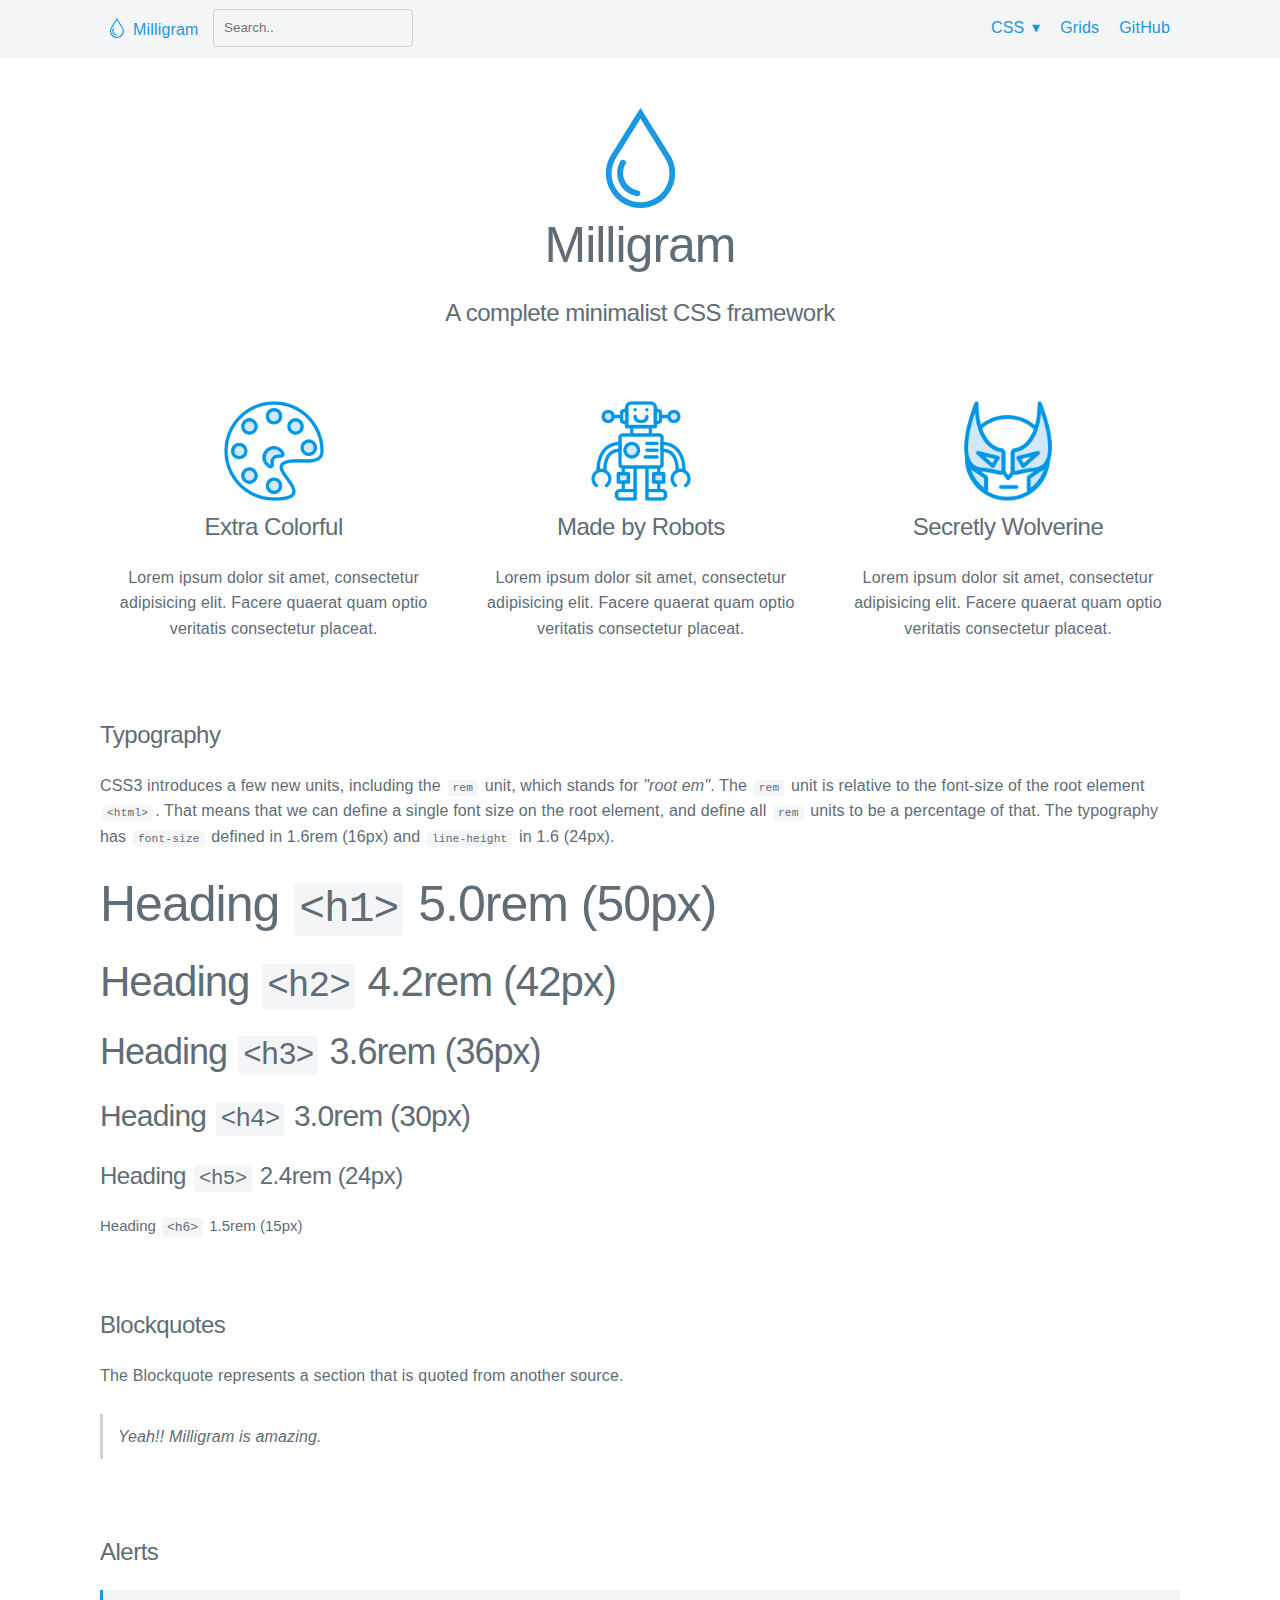
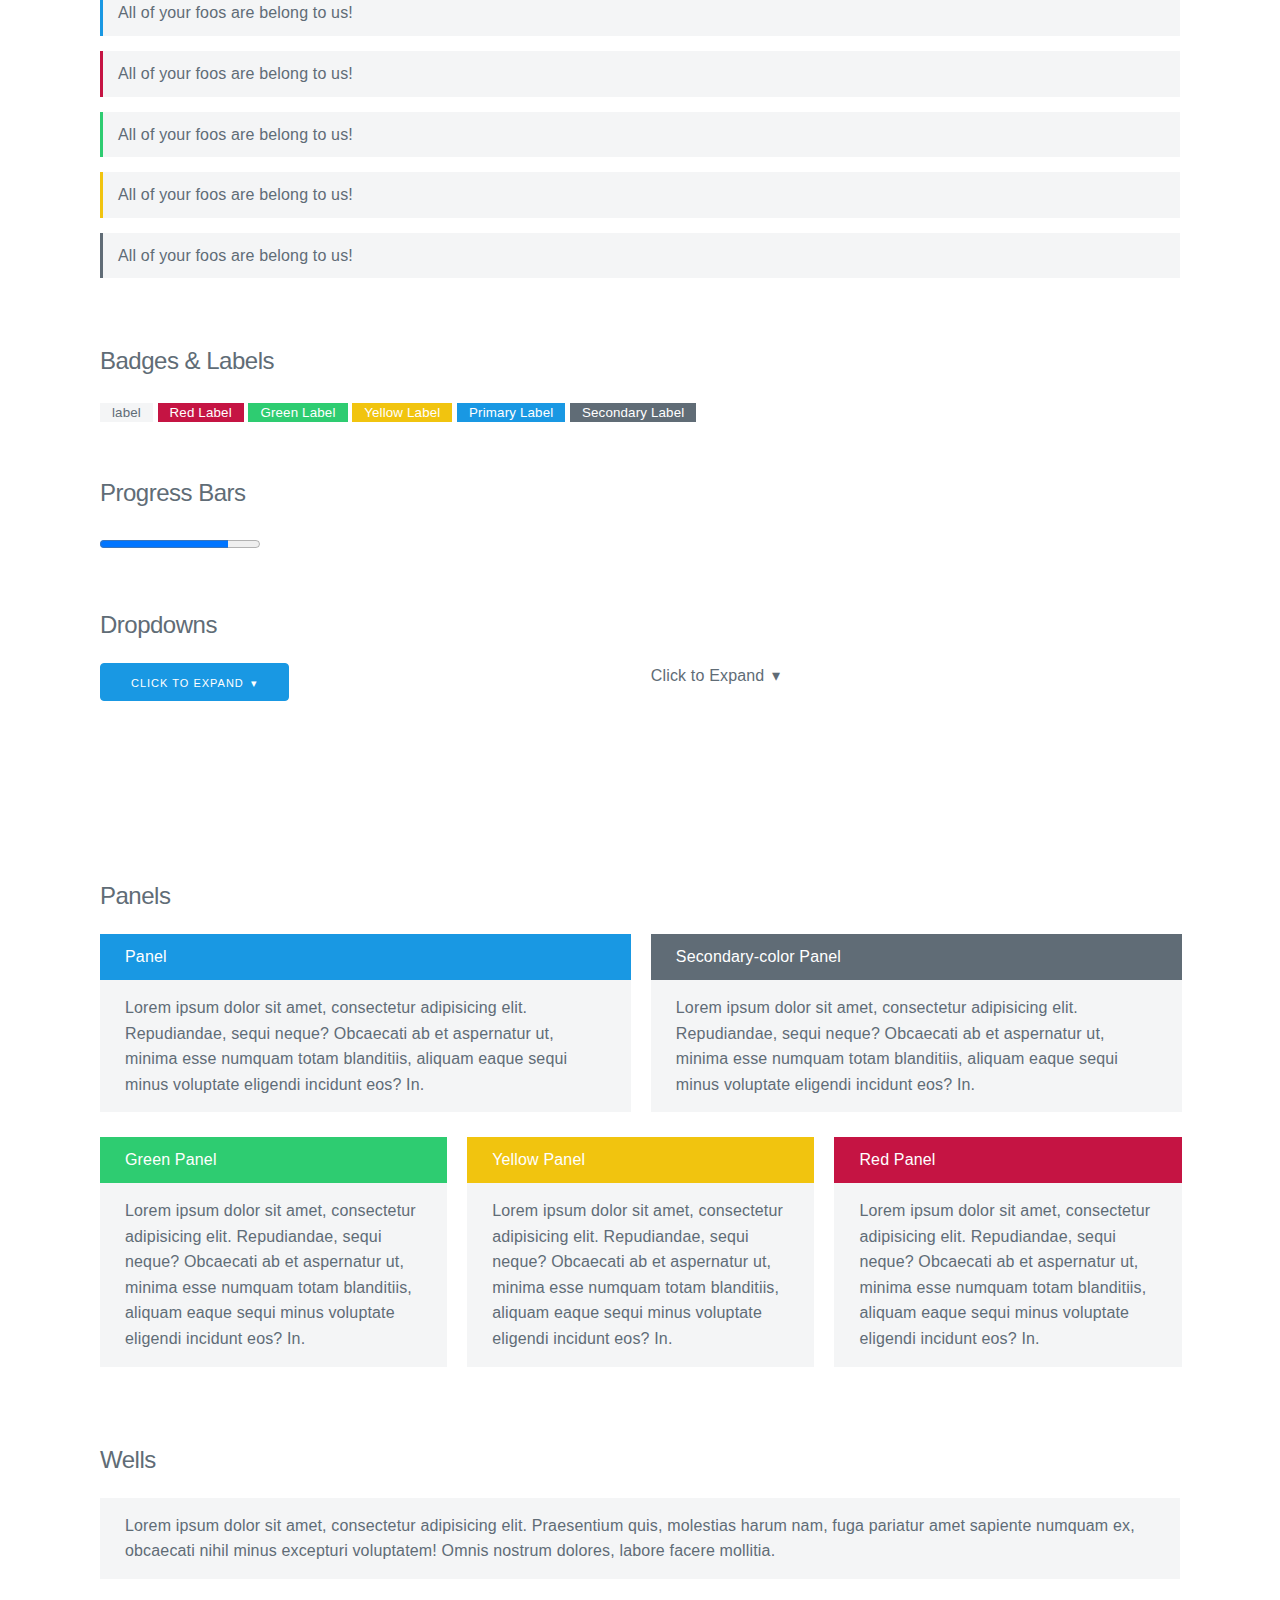
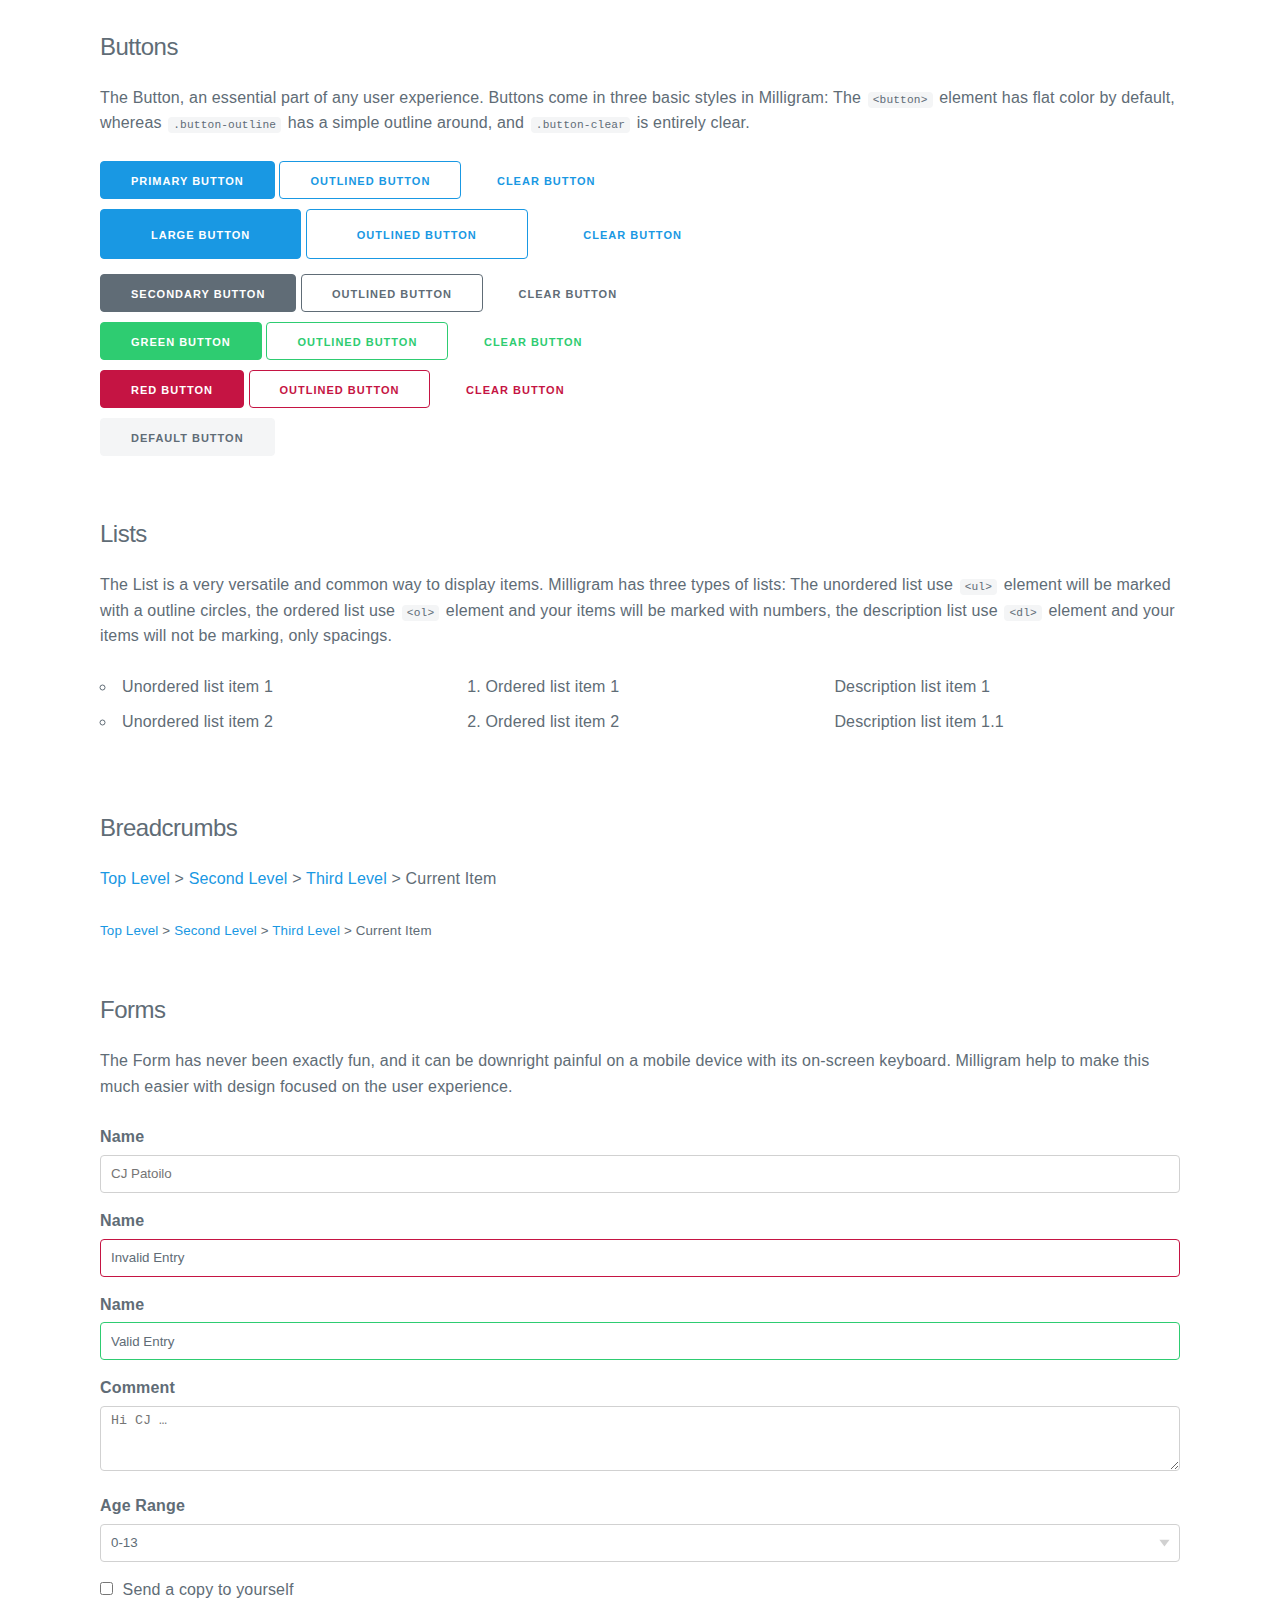
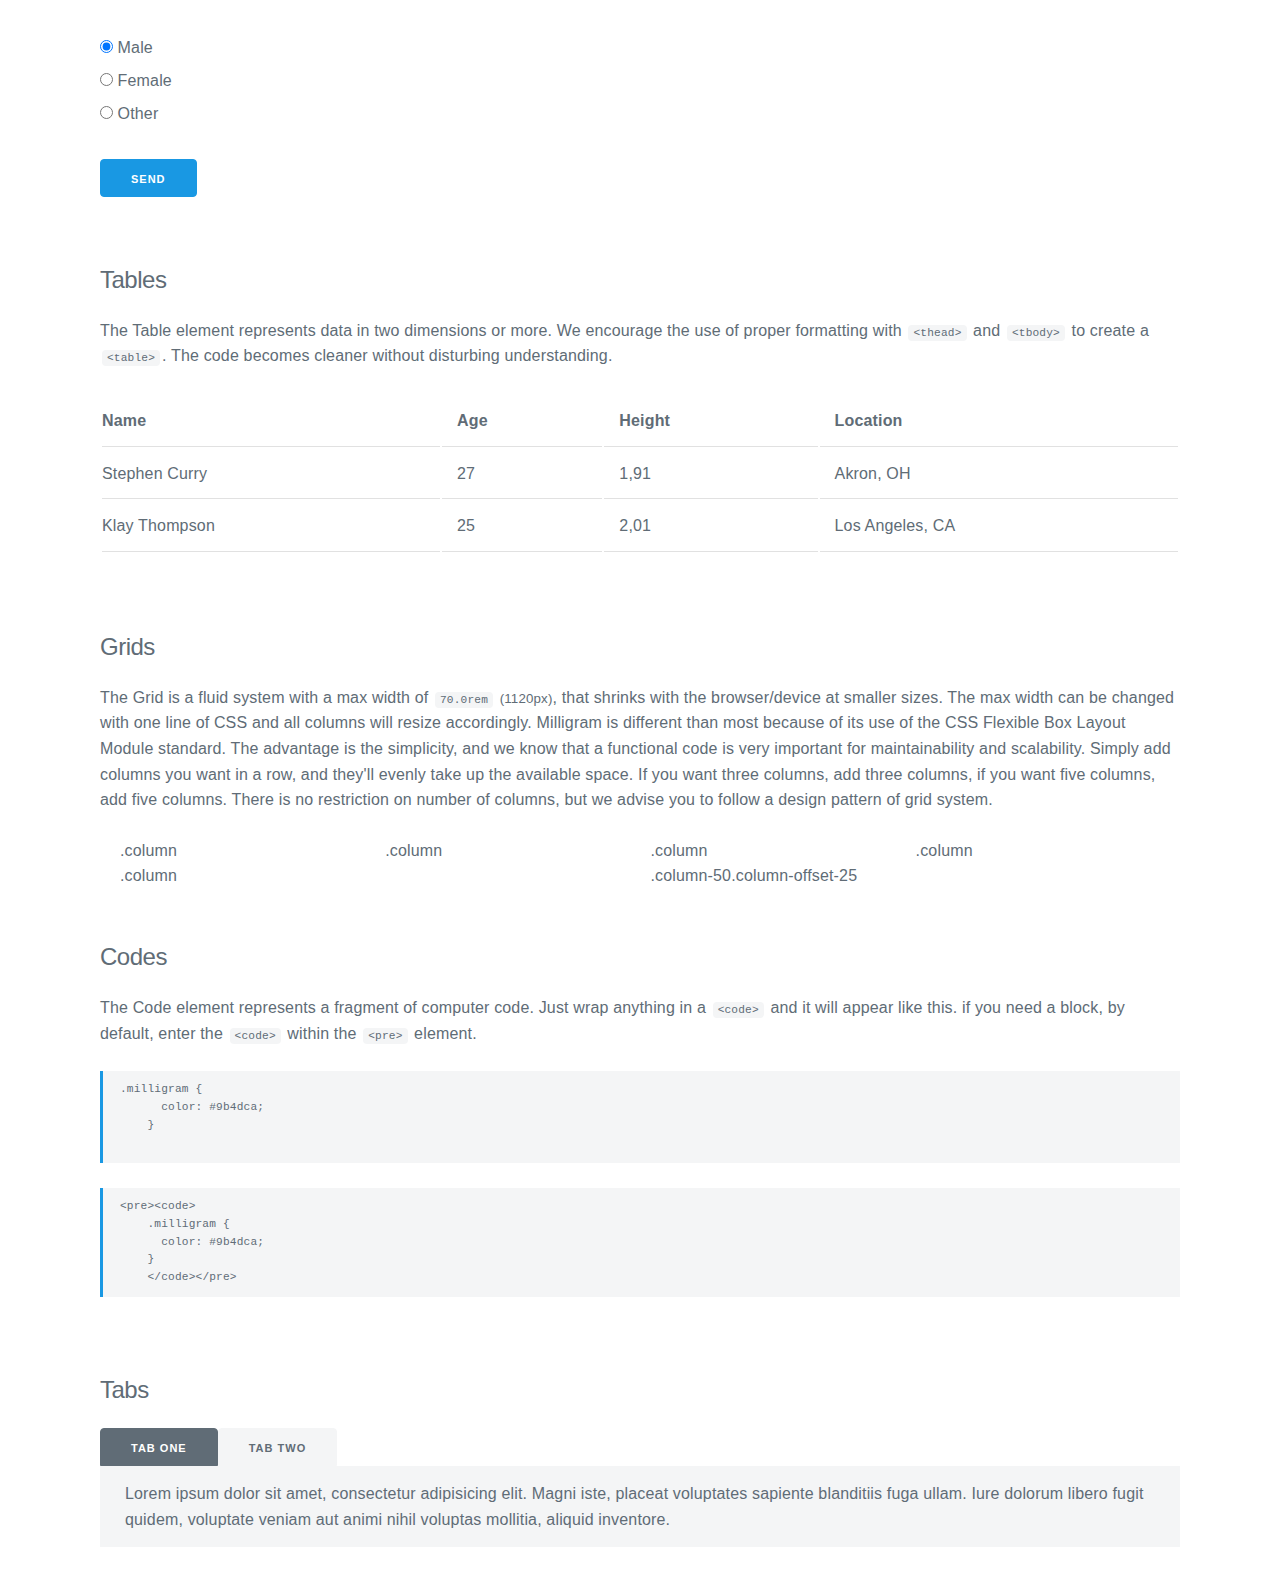
<file: index.html>
<!DOCTYPE html>
<html >
  <head>
    <meta charset="UTF-8">
    <title>Milligram Fork</title>
        <link rel="stylesheet" href="css/milligram.css">
        <link rel="stylesheet" href="https://www.metabootstrap.com/css/spacing.css">
  </head>

  <body>
    <header class="header">
      <nav class="bar default">
        <div class="container">
          <a class="navigation-title" href="https://milligram.github.io/">
    <!--         <img class="img" src="https://milligram.github.io/img/logo.svg"> -->
            <style>svg path{ fill: #1998E3 } </style>
            <svg height="20" class="img" alt="Milligram" title="Milligram" style="position:relative;top:3px;" xmlns="http://www.w3.org/2000/svg" version="1" viewBox="0 0 463 669" preserveAspectRatio="xMidYMid meet">
            	<g transform="translate(0.000000,669.000000) scale(0.100000,-0.100000)" fill="#9b4dca" stroke="none">
            		<path d="M2303 [base64] 20-649 82-462 291-872 619-1213 192-199 387-340 646-467 335-165 638-235 1020-235 382 0 685 70 1020 235 259 127 454 268 646 467 328 341 537 751 619 1213 28 158 39 491 20 649-25 217-97 505-157 623-13 27-23 50-23 53 0 16-57 127-107 210-32 52-67 110-77 128-37 62-283 457-641 1032-199 319-415 666-480 770-65 105-132 213-150 240-18 28-137 219-265 425-354 570-393 630-400 635-4 3-12-1-17-8zm138-904c118-191 654-1050 1214-1948 148-236 271-440 273-452 2-13 8-23 11-23 14 0 72-99 125-212 92-195 146-384 171-598 116-974-526-1884-1488-2110-868-205-1779 234-2173 1046-253 522-257 1124-10 1659 45 97 108 210 126 225 4 3 9 13 13 22 3 9 126 209 273 445 734 1176 1102 1766 1213 1946 67 108 124 197 126 197 2 0 59-89 126-197zM1080 3228c-75-17-114-67-190-243-91-212-128-368-137-580-34-772 497-1451 1254-1605 77-15 112-18 143-11 155 35 212 213 106 329-32 36-62 48-181 75-223 50-392 140-552 291-115 109-178 192-242 316-101 197-136 355-128 580 3 111 10 167 30 241 30 113 80 237 107 267 11 12 20 26 20 32 0 6 8 22 17 36 26 41 27 99 3 147-54 105-142 149-250 125z" />
            	</g>
            </svg>

            <span class="title">&nbsp;Milligram</span>
          </a>
          <input type="text" placeholder="Search..">


          <a href="https://github.com/kidGodzilla/minimalist-css-framework" target="_blank" class="right">GitHub</a>
          <!--       <a href="#" class="right">GitHub</a>
          <a href="#" class="right">Components</a> -->
          <a href="#grids" class="right">Grids</a>

          <div class="dropdown right">
            <input type="checkbox" id="ct1">
            <label for="ct1">CSS</label>
            <ul>
              <li><a href="#typography">Typography</a></li>
              <li><a href="#blockquotes">Blockquotes</a></li>
              <li><a href="#">Link Three</a></li>
            </ul>
          </div>

        </div>
      </nav>
    </header>

    <section class="container mvxl text-center">
    <!--   <img class="img" src="https://milligram.github.io/img/logo.svg" alt="Milligram" title="Milligram" height="100"> -->
      
      <svg alt="Milligram" title="Milligram" height="100" xmlns="http://www.w3.org/2000/svg" version="1" width="463" height="669" viewBox="0 0 463 669" preserveAspectRatio="xMidYMid meet">
      	<g transform="translate(0.000000,669.000000) scale(0.100000,-0.100000)" fill="#9b4dca" stroke="none">
      		<path d="M2303 [base64] 20-649 82-462 291-872 619-1213 192-199 387-340 646-467 335-165 638-235 1020-235 382 0 685 70 1020 235 259 127 454 268 646 467 328 341 537 751 619 1213 28 158 39 491 20 649-25 217-97 505-157 623-13 27-23 50-23 53 0 16-57 127-107 210-32 52-67 110-77 128-37 62-283 457-641 1032-199 319-415 666-480 770-65 105-132 213-150 240-18 28-137 219-265 425-354 570-393 630-400 635-4 3-12-1-17-8zm138-904c118-191 654-1050 1214-1948 148-236 271-440 273-452 2-13 8-23 11-23 14 0 72-99 125-212 92-195 146-384 171-598 116-974-526-1884-1488-2110-868-205-1779 234-2173 1046-253 522-257 1124-10 1659 45 97 108 210 126 225 4 3 9 13 13 22 3 9 126 209 273 445 734 1176 1102 1766 1213 1946 67 108 124 197 126 197 2 0 59-89 126-197zM1080 3228c-75-17-114-67-190-243-91-212-128-368-137-580-34-772 497-1451 1254-1605 77-15 112-18 143-11 155 35 212 213 106 329-32 36-62 48-181 75-223 50-392 140-552 291-115 109-178 192-242 316-101 197-136 355-128 580 3 111 10 167 30 241 30 113 80 237 107 267 11 12 20 26 20 32 0 6 8 22 17 36 26 41 27 99 3 147-54 105-142 149-250 125z" />
      	</g>
      </svg>

      <h1 class="text-center ptl">Milligram</h1>
      <h5 class="text-center">
        A complete minimalist CSS framework 
      </h5>
    </section>

    <section class="container mvxl">
      <div class="row">
        <div class="column text-center">
          <img src="[data-uri]" alt="" height="100">
          <h5 class="ptl">Extra Colorful</h5>
          <p>
            Lorem ipsum dolor sit amet, consectetur adipisicing elit. Facere quaerat quam optio veritatis consectetur placeat.
          </p>
        </div>
        <div class="column text-center">
          <img src="[data-uri]" alt="" height="100">
          <h5 class="ptl">Made by Robots</h5>
          <p>
            Lorem ipsum dolor sit amet, consectetur adipisicing elit. Facere quaerat quam optio veritatis consectetur placeat.
          </p>
        </div>
        <div class="column text-center">
          <img src="[data-uri]" alt="" height="100">
          <h5 class="ptl">Secretly Wolverine</h5>
          <p>
            Lorem ipsum dolor sit amet, consectetur adipisicing elit. Facere quaerat quam optio veritatis consectetur placeat.
          </p>
        </div>
      </div>
    </section>


    <section class="container" id="typography">
      <h5 class="title">Typography</h5>
      <p>CSS3 introduces a few new units, including the <code>rem</code> unit, which stands for <em>"root em"</em>. The <code>rem</code> unit is relative to the font-size of the root element <code>&lt;html&gt;</code>. That means that we can define a single font
        size on the root element, and define all <code>rem</code> units to be a percentage of that. The typography has <code>font-size</code> defined in 1.6rem (16px) and <code>line-height</code> in 1.6 (24px).
        <div class="example">
          <div class="row">
            <div class="column">
              <h1>Heading<span class="heading-font-size"> <code>&lt;h1&gt;</code> 5.0rem (50px)</span></h1>
              <h2>Heading<span class="heading-font-size"> <code>&lt;h2&gt;</code> 4.2rem (42px)</span></h2>
              <h3>Heading<span class="heading-font-size"> <code>&lt;h3&gt;</code> 3.6rem (36px)</span></h3>
              <h4>Heading<span class="heading-font-size"> <code>&lt;h4&gt;</code> 3.0rem (30px)</span></h4>
              <h5>Heading<span class="heading-font-size"> <code>&lt;h5&gt;</code> 2.4rem (24px)</span></h5>
              <h6>Heading<span class="heading-font-size"> <code>&lt;h6&gt;</code> 1.5rem (15px)</span></h6>
            </div>
          </div>
        </div>
    </section>


    <section class="container" id="blockquotes">
      <h5 class="title">Blockquotes</h5>
      <p>The Blockquote represents a section that is quoted from another source.</p>
      <div class="example">
        <blockquote>
          <p><em>Yeah!! Milligram is amazing.</em></p>
        </blockquote>
      </div>
    </section>


    <section class="container">
      <h5 class="title">Alerts</h5>
      <div class="alert">
        All of your foos are belong to us!
      </div>

      <div class="alert red">
        All of your foos are belong to us!
      </div>

      <div class="alert green">
        All of your foos are belong to us!
      </div>

      <div class="alert yellow">
        All of your foos are belong to us!
      </div>

      <div class="alert secondary">
        All of your foos are belong to us!
      </div>
    </section>

    <section class="container">
      <h5 class="title">Badges & Labels</h5>
      <small class="label">label</small>
      <small class="label red">Red Label</small>
      <small class="label green">Green Label</small>
      <small class="label yellow">Yellow Label</small>
      <small class="label primary">Primary Label</small>
      <small class="label secondary">Secondary Label</small>
    </section>

    <section class="container">
      <h5 class="title">Progress Bars</h5>
      <progress max="100" value="80"></progress>
    </section>

    <section class="container">
      <h5 class="title">Dropdowns</h5>

      <div class="row">
        <div class="column">

          <div class="dropdown">
            <input type="checkbox" id="ct">
            <label class="button" for="ct">Click to Expand</label>
            <ul>
              <li><a href="#">Link One</a></li>
              <li><a href="#">Link Two</a></li>
              <li><a href="#">Link Three</a></li>
            </ul>
          </div>
        </div>

        <div class="column">
          <div class="dropdown">
            <input type="checkbox" id="ct2">
            <label class="" for="ct2">Click to Expand</label>
            <ul>
              <li><a href="#">Link One</a></li>
              <li><a href="#">Link Two</a></li>
              <li><a href="#">Link Three</a></li>
            </ul>
          </div>
        </div>
      </div>


      <br><br><br><br><br>

    </section>

    <section class="container">
      <h5 class="title">Panels</h5>

      <div class="row">
        <div class="column">
          <article class="panel">
            <nav class="bar">
              <strong class="logo">Panel</strong>
            </nav>
            <p>Lorem ipsum dolor sit amet, consectetur adipisicing elit. Repudiandae, sequi neque? Obcaecati ab et aspernatur ut, minima esse numquam totam blanditiis, aliquam eaque sequi minus voluptate eligendi incidunt eos? In.</p>
          </article>
        </div>
        <div class="column">
          <article class="panel">
            <nav class="bar secondary">
              <strong class="logo">Secondary-color Panel</strong>
            </nav>
            <p>Lorem ipsum dolor sit amet, consectetur adipisicing elit. Repudiandae, sequi neque? Obcaecati ab et aspernatur ut, minima esse numquam totam blanditiis, aliquam eaque sequi minus voluptate eligendi incidunt eos? In.</p>
          </article>
        </div>
      </div>


      <div class="row">
        <div class="column">
          <article class="panel">
            <nav class="bar green">
              <strong class="logo">Green Panel</strong>
            </nav>
            <p>Lorem ipsum dolor sit amet, consectetur adipisicing elit. Repudiandae, sequi neque? Obcaecati ab et aspernatur ut, minima esse numquam totam blanditiis, aliquam eaque sequi minus voluptate eligendi incidunt eos? In.</p>
          </article>
        </div>
        <div class="column">
          <article class="panel">
            <nav class="bar yellow">
              <strong class="logo">Yellow Panel</strong>
            </nav>
            <p>Lorem ipsum dolor sit amet, consectetur adipisicing elit. Repudiandae, sequi neque? Obcaecati ab et aspernatur ut, minima esse numquam totam blanditiis, aliquam eaque sequi minus voluptate eligendi incidunt eos? In.</p>
          </article>
        </div>
        <div class="column">
          <article class="panel">
            <nav class="bar red">
              <strong class="logo">Red Panel</strong>
            </nav>
            <p>Lorem ipsum dolor sit amet, consectetur adipisicing elit. Repudiandae, sequi neque? Obcaecati ab et aspernatur ut, minima esse numquam totam blanditiis, aliquam eaque sequi minus voluptate eligendi incidunt eos? In.</p>
          </article>
        </div>
      </div>


    </section>


    <section class="container">
      <h5 class="title">Wells</h5>
      <div class="well">
        Lorem ipsum dolor sit amet, consectetur adipisicing elit. Praesentium quis, molestias harum nam, fuga pariatur amet sapiente numquam ex, obcaecati nihil minus excepturi voluptatem! Omnis nostrum dolores, labore facere mollitia.</div>
    </section>


    <section class="container" id="buttons">
      <h5 class="title">Buttons</h5>
      <p>The Button, an essential part of any user experience. Buttons come in three basic styles in Milligram: The <code>&lt;button&gt;</code> element has flat color by default, whereas <code>.button-outline</code> has a simple outline around, and <code>.button-clear</code>    is entirely clear.</p>
      <div class="example">
        <a class="button" href="javascript: void(0)">Primary Button</a>
        <button class="button button-outline">Outlined Button</button>
        <input class="button button-clear" type="submit" value="Clear Button">
      </div>

      <div class="example">
        <a class="button large" href="javascript: void(0)">Large Button</a>
        <button class="large button-outline">Outlined Button</button>
        <input class="button-clear large" type="submit" value="Clear Button">
      </div>

      <div class="example">
        <a class="button secondary" href="javascript: void(0)">Secondary Button</a>
        <button class="button-outline secondary">Outlined Button</button>
        <input class="button button-clear secondary" type="submit" value="Clear Button">
      </div>


      <div class="example">
        <a class="button green" href="javascript: void(0)">Green Button</a>
        <button class="button-outline green">Outlined Button</button>
        <input class="button button-clear green" type="submit" value="Clear Button">
      </div>

      <div class="example">
        <a class="button red" href="javascript: void(0)">Red Button</a>
        <button class="button-outline red">Outlined Button</button>
        <input class="button button-clear red" type="submit" value="Clear Button">
      </div>
      
      <div class="example">
        <a class="button default" href="javascript: void(0)">Default Button</a>
      </div>

    </section>


    <section class="container" id="lists">
      <h5 class="title">Lists</h5>
      <p>The List is a very versatile and common way to display items. Milligram has three types of lists: The unordered list use <code>&lt;ul&gt;</code> element will be marked with a outline circles, the ordered list use <code>&lt;ol&gt;</code> element and
        your items will be marked with numbers, the description list use <code>&lt;dl&gt;</code> element and your items will not be marking, only spacings.</p>
      <div class="row example">
        <div class="column">
          <ul>
            <li>Unordered list item 1</li>
            <li>Unordered list item 2</li>
          </ul>
        </div>
        <div class="column">
          <ol>
            <li>Ordered list item 1</li>
            <li>Ordered list item 2</li>
          </ol>
        </div>
        <div class="column">
          <dl>
            <dt>Description list item 1</dt>
            <dd>Description list item 1.1</dd>
          </dl>
        </div>
      </div>

    </section>


    <section class="container">
      <h5 class="title">Breadcrumbs</h5>
      <p class="breadcrumb">
        <a href="#">Top Level</a> >
        <a href="#">Second Level</a> >
        <a href="#">Third Level</a> > Current Item
      </p>

      <small class="breadcrumb">
        <a href="#">Top Level</a> >
        <a href="#">Second Level</a> >
        <a href="#">Third Level</a> > Current Item
      </small>
    </section>


    <section class="container" id="forms">
      <h5 class="title">Forms</h5>
      <p>The Form has never been exactly fun, and it can be downright painful on a mobile device with its on-screen keyboard. Milligram help to make this much easier with design focused on the user experience.</p>
      <div class="example">
        <form action="javascript: void(0)">
          <fieldset>
            <label for="nameField">Name</label>
            <input type="text" placeholder="CJ Patoilo" id="nameField">
            
            <label for="nameField2">Name</label>
            <input type="text" value="Invalid Entry" class="red" id="nameField2">
            
            <label for="nameField3">Name</label>
            <input type="text" value="Valid Entry" class="green" id="nameField3">
            
            <label for="commentField">Comment</label>
            <textarea placeholder="Hi CJ …" id="commentField"></textarea>

            <label for="ageRangeField">Age Range</label>
            <select id="ageRangeField">
    								<option value="0-13">0-13</option>
    								<option value="14-17">14-17</option>
    								<option value="18-23">18-23</option>
    								<option value="24+">24+</option>
    							</select>

            <input type="checkbox" id="confirmField">
            <label class="label-inline" for="confirmField">Send a copy to yourself</label>
      </div>


      <p>
        <input type="radio" name="gender" value="male" checked> Male<br>
        <input type="radio" name="gender" value="female"> Female<br>
        <input type="radio" name="gender" value="other"> Other
      </p>


      <input class="button-primary" type="submit" value="Send">
      </fieldset>
      </form>
      </div>

    </section>


    <section class="container" id="tables">
      <h5 class="title">Tables</h5>
      <p>The Table element represents data in two dimensions or more. We encourage the use of proper formatting with <code>&lt;thead&gt;</code> and <code>&lt;tbody&gt;</code> to create a <code>&lt;table&gt;</code>. The code becomes cleaner without disturbing
        understanding.
      </p>
      <div class="example">
        <table>
          <thead>
            <tr>
              <th>Name</th>
              <th>Age</th>
              <th>Height</th>
              <th>Location</th>
            </tr>
          </thead>
          <tbody>
            <tr>
              <td>Stephen Curry</td>
              <td>27</td>
              <td>1,91</td>
              <td>Akron, OH</td>
            </tr>
            <tr>
              <td>Klay Thompson</td>
              <td>25</td>
              <td>2,01</td>
              <td>Los Angeles, CA</td>
            </tr>
          </tbody>
        </table>
      </div>

    </section>


    <section class="container" id="grids">
      <h5 class="title">Grids</h5>
      <p>The Grid is a fluid system with a max width of <code>70.0rem</code> <small>(1120px)</small>, that shrinks with the browser/device at smaller sizes. The max width can be changed with one line of CSS and all columns will resize accordingly. Milligram
        is different than most because of its use of the <strong>CSS Flexible Box Layout Module standard</strong>. The advantage is the simplicity, and we know that a functional code is very important for maintainability and scalability. Simply add columns
        you want in a row, and they'll evenly take up the available space. If you want three columns, add three columns, if you want five columns, add five columns. There is no restriction on number of columns, but we advise you to follow a design pattern
        of grid system.</p>
      <div class="example">
        <div class="container">
          <div class="row">
            <div class="column"><span class="column-demo">.column</span></div>
            <div class="column"><span class="column-demo">.column</span></div>
            <div class="column"><span class="column-demo">.column</span></div>
            <div class="column"><span class="column-demo">.column</span></div>
          </div>
          <div class="row">
            <div class="column"><span class="column-demo">.column</span></div>
            <div class="column column-50 column-offset-25"><span class="column-demo">.column-50.column-offset-25</span></div>
          </div>
        </div>
      </div>

    </section>


    <section class="container" id="codes">
      <h5 class="title">Codes</h5>
      <p>The Code element represents a fragment of computer code. Just wrap anything in a <code>&lt;code&gt;</code> and it will appear like this. if you need a block, by default, enter the <code>&lt;code&gt;</code> within the <code>&lt;pre&gt;</code> element.</p>
      <div class="example">
        <pre><code>.milligram {
      color: #9b4dca;
    }
    </code></pre>
      </div>
      <pre class="code prettyprint prettyprinted"><code class="code-content"><span class="tag">&lt;pre&gt;&lt;code&gt;</span><span class="pln">
    .milligram {
      color: #9b4dca;
    }
    </span><span class="tag">&lt;/code&gt;&lt;/pre&gt;</span></code></pre>
    </section>

    <section class="container" id="tabs">
      <h5 class="title">Tabs</h5>
      <div class="tabs">
        <a href="#" class="button secondary">Tab one</a>
        <a href="#" class="button default">Tab two</a>
        <div class="well">
        Lorem ipsum dolor sit amet, consectetur adipisicing elit. Magni iste, placeat voluptates sapiente blanditiis fuga ullam. Iure dolorum libero fugit quidem, voluptate veniam aut animi nihil voluptas mollitia, aliquid inventore.</div>
      </div>
    </section>

    <br><br>
        <script src='https://cdnjs.cloudflare.com/ajax/libs/jquery/2.2.2/jquery.min.js'></script>
  </body>
</html>
</file>
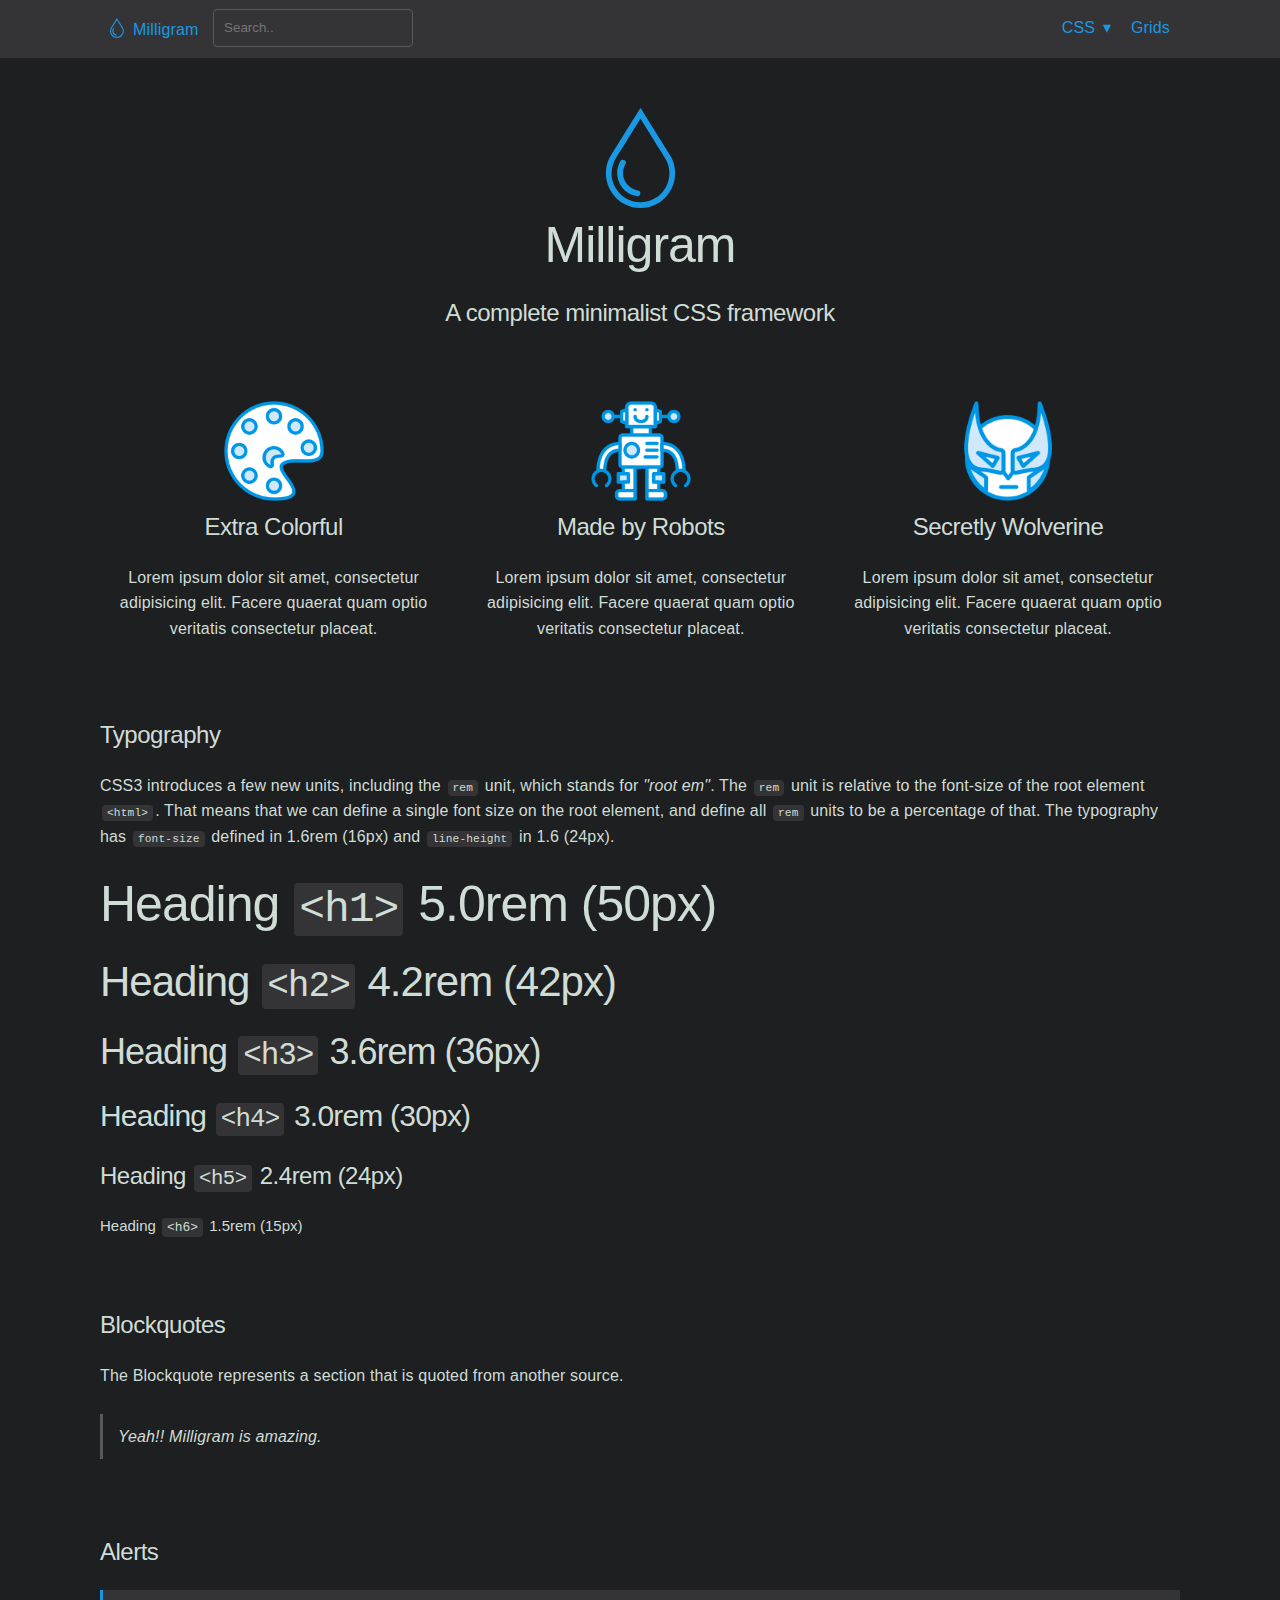
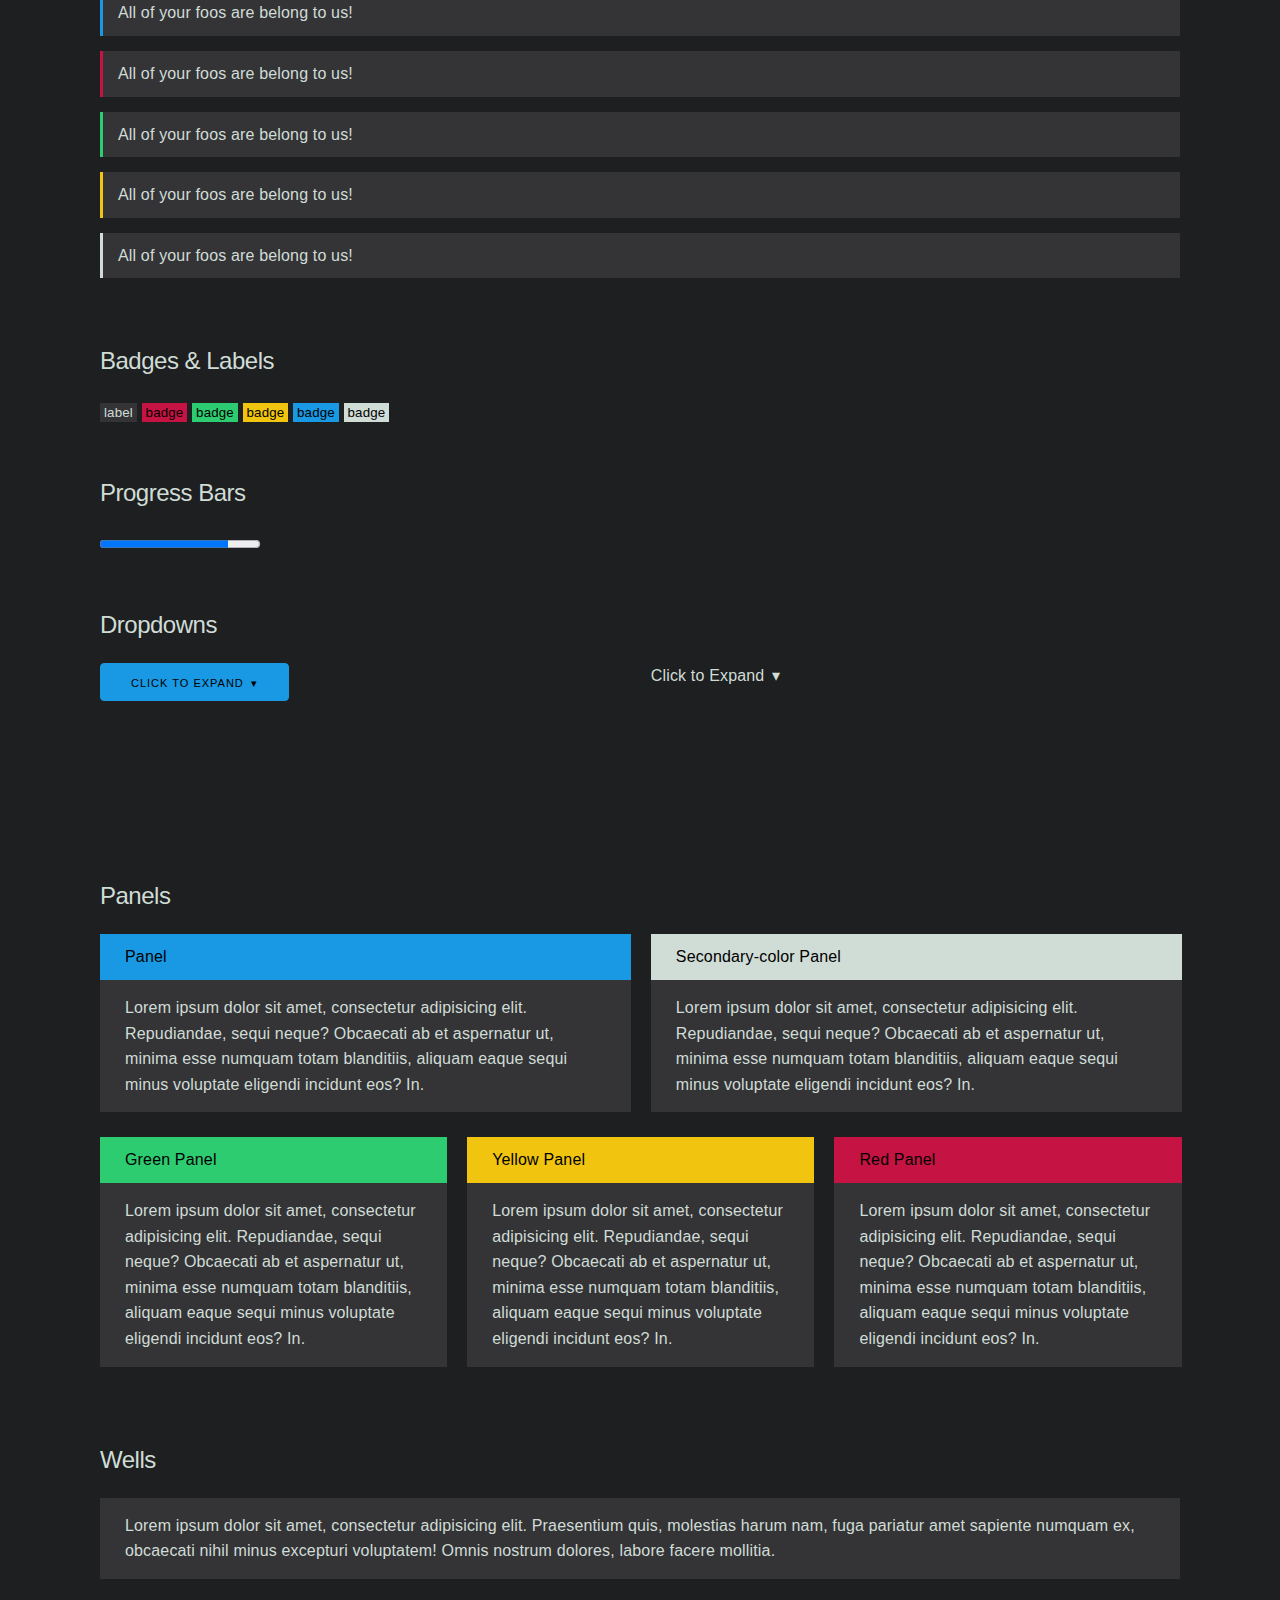
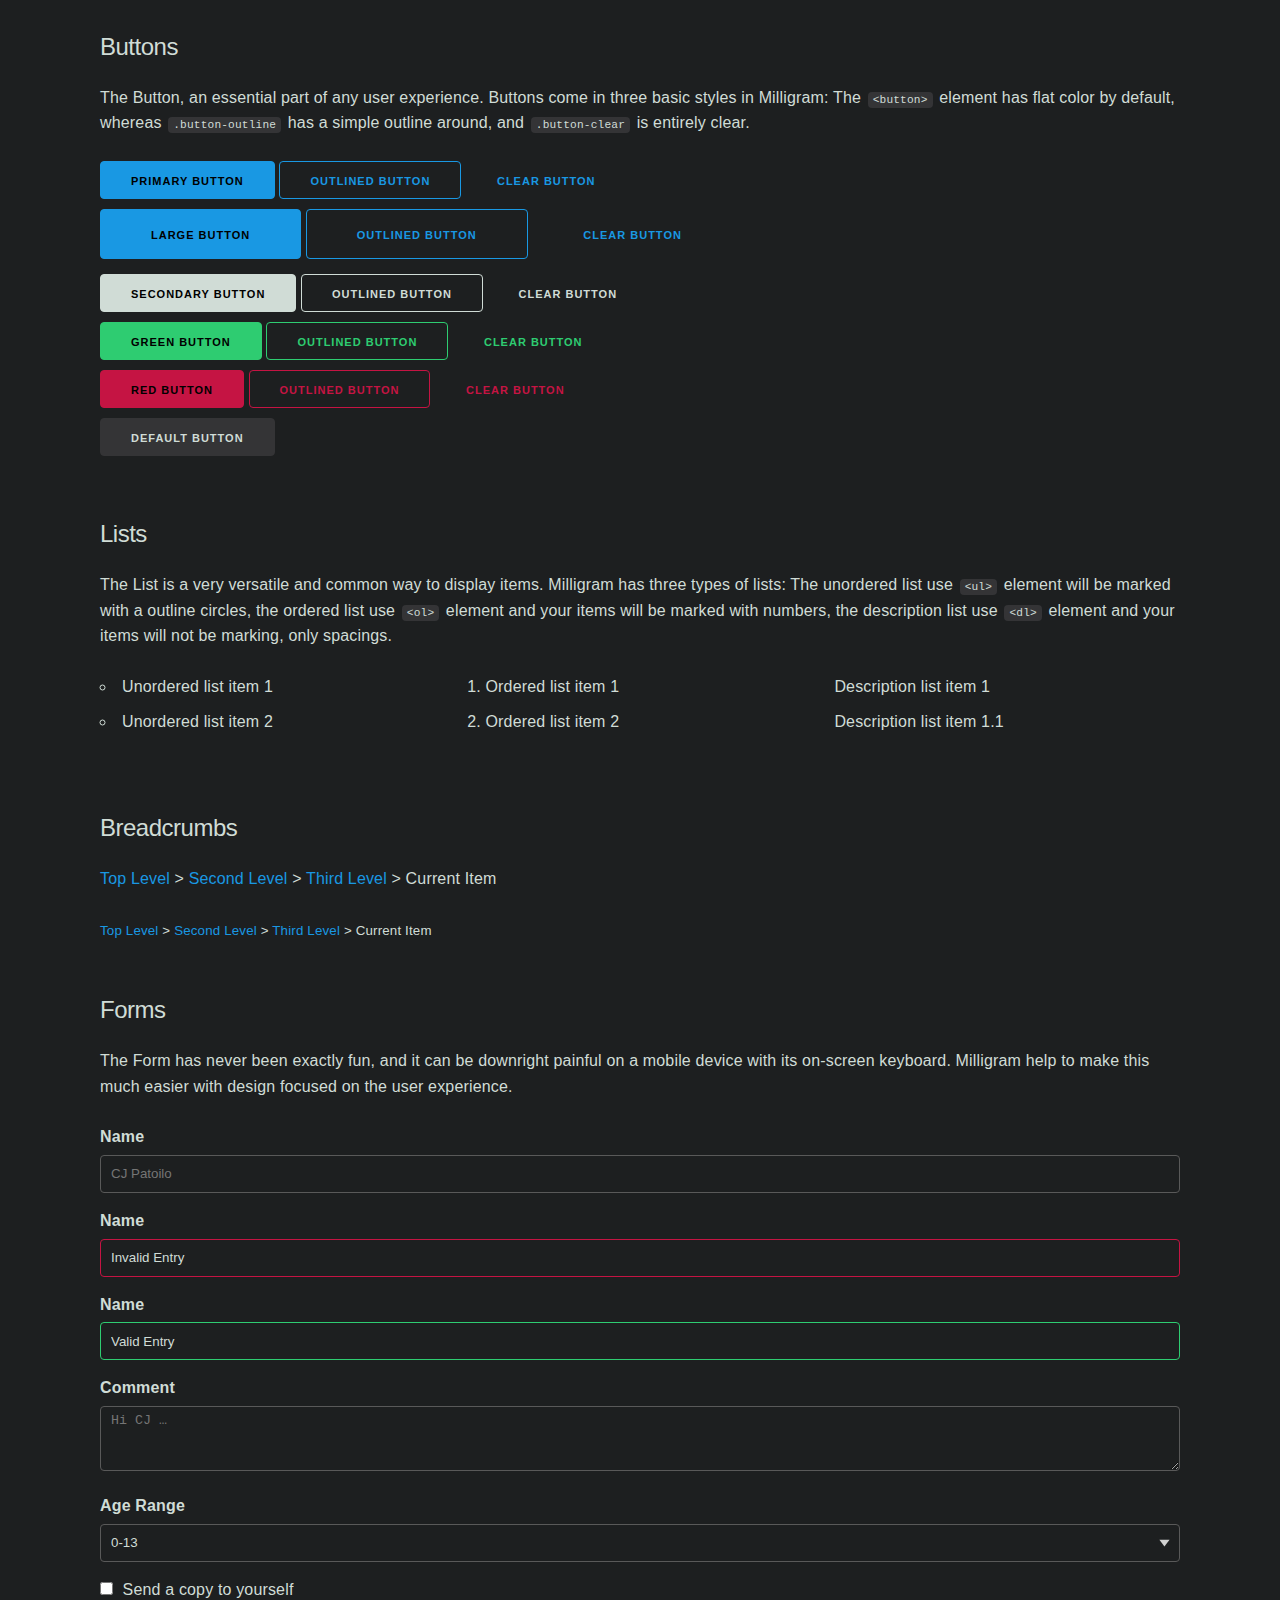
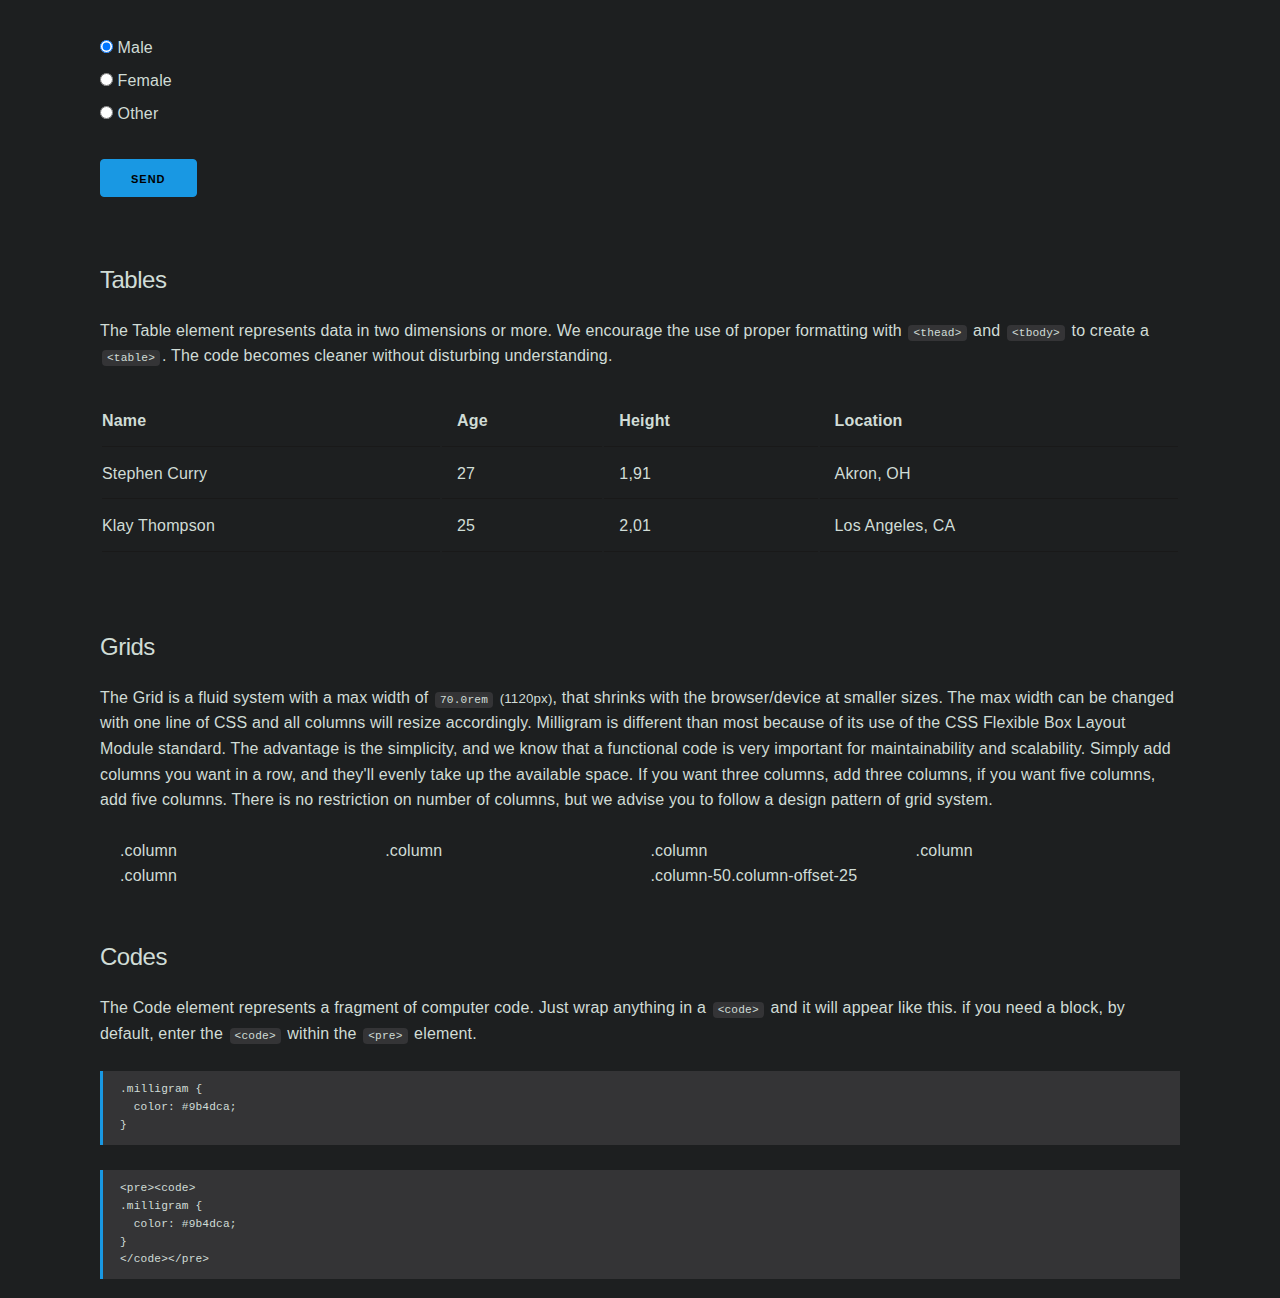
<file: dark/index.html>
<!DOCTYPE html>
<html >
  <head>
    <meta charset="UTF-8">
    <title>Milligram Fork (Dark)</title>
    
    
    
    
        <link rel="stylesheet" href="css/style.css">
        <link rel="stylesheet" href="https://www.metabootstrap.com/css/spacing.css">
    
    
    
  </head>

  <body>

    

<header class="header">
  <nav class="bar default">
    <div class="container">
      <a class="navigation-title" href="https://milligram.github.io/">
<!--         <img class="img" src="https://milligram.github.io/img/logo.svg"> -->
        <style>svg path{ fill: #1998E3 } </style>
<svg height="20" class="img" alt="Milligram" title="Milligram" style="position:relative;top:3px;" xmlns="http://www.w3.org/2000/svg" version="1" viewBox="0 0 463 669" preserveAspectRatio="xMidYMid meet">
	<g transform="translate(0.000000,669.000000) scale(0.100000,-0.100000)" fill="#9b4dca" stroke="none">
		<path d="M2303 [base64] 20-649 82-462 291-872 619-1213 192-199 387-340 646-467 335-165 638-235 1020-235 382 0 685 70 1020 235 259 127 454 268 646 467 328 341 537 751 619 1213 28 158 39 491 20 649-25 217-97 505-157 623-13 27-23 50-23 53 0 16-57 127-107 210-32 52-67 110-77 128-37 62-283 457-641 1032-199 319-415 666-480 770-65 105-132 213-150 240-18 28-137 219-265 425-354 570-393 630-400 635-4 3-12-1-17-8zm138-904c118-191 654-1050 1214-1948 148-236 271-440 273-452 2-13 8-23 11-23 14 0 72-99 125-212 92-195 146-384 171-598 116-974-526-1884-1488-2110-868-205-1779 234-2173 1046-253 522-257 1124-10 1659 45 97 108 210 126 225 4 3 9 13 13 22 3 9 126 209 273 445 734 1176 1102 1766 1213 1946 67 108 124 197 126 197 2 0 59-89 126-197zM1080 3228c-75-17-114-67-190-243-91-212-128-368-137-580-34-772 497-1451 1254-1605 77-15 112-18 143-11 155 35 212 213 106 329-32 36-62 48-181 75-223 50-392 140-552 291-115 109-178 192-242 316-101 197-136 355-128 580 3 111 10 167 30 241 30 113 80 237 107 267 11 12 20 26 20 32 0 6 8 22 17 36 26 41 27 99 3 147-54 105-142 149-250 125z" />
	</g>
</svg>

        <span class="title">&nbsp;Milligram</span>
      </a>
      <input type="text" placeholder="Search..">


      <!--       <a href="#" class="right">GitHub</a>
      <a href="#" class="right">Components</a> -->
      <a href="#grids" class="right">Grids</a>

      <div class="dropdown right">
        <input type="checkbox" id="ct1">
        <label for="ct1">CSS</label>
        <ul>
          <li><a href="#typography">Typography</a></li>
          <li><a href="#blockquotes">Blockquotes</a></li>
          <li><a href="#">Link Three</a></li>
        </ul>
      </div>

    </div>
  </nav>
</header>

<section class="container mvxl text-center">
<!--   <img class="img" src="https://milligram.github.io/img/logo.svg" alt="Milligram" title="Milligram" height="100"> -->
  
<svg alt="Milligram" title="Milligram" height="100" xmlns="http://www.w3.org/2000/svg" version="1" width="463" height="669" viewBox="0 0 463 669" preserveAspectRatio="xMidYMid meet">
	<g transform="translate(0.000000,669.000000) scale(0.100000,-0.100000)" fill="#9b4dca" stroke="none">
		<path d="M2303 [base64] 20-649 82-462 291-872 619-1213 192-199 387-340 646-467 335-165 638-235 1020-235 382 0 685 70 1020 235 259 127 454 268 646 467 328 341 537 751 619 1213 28 158 39 491 20 649-25 217-97 505-157 623-13 27-23 50-23 53 0 16-57 127-107 210-32 52-67 110-77 128-37 62-283 457-641 1032-199 319-415 666-480 770-65 105-132 213-150 240-18 28-137 219-265 425-354 570-393 630-400 635-4 3-12-1-17-8zm138-904c118-191 654-1050 1214-1948 148-236 271-440 273-452 2-13 8-23 11-23 14 0 72-99 125-212 92-195 146-384 171-598 116-974-526-1884-1488-2110-868-205-1779 234-2173 1046-253 522-257 1124-10 1659 45 97 108 210 126 225 4 3 9 13 13 22 3 9 126 209 273 445 734 1176 1102 1766 1213 1946 67 108 124 197 126 197 2 0 59-89 126-197zM1080 3228c-75-17-114-67-190-243-91-212-128-368-137-580-34-772 497-1451 1254-1605 77-15 112-18 143-11 155 35 212 213 106 329-32 36-62 48-181 75-223 50-392 140-552 291-115 109-178 192-242 316-101 197-136 355-128 580 3 111 10 167 30 241 30 113 80 237 107 267 11 12 20 26 20 32 0 6 8 22 17 36 26 41 27 99 3 147-54 105-142 149-250 125z" />
	</g>
</svg>

  <h1 class="text-center ptl">Milligram</h1>
  <h5 class="text-center">
    A complete minimalist CSS framework 
  </h5>
</section>

<section class="container mvxl">
<div class="row">
  <div class="column text-center">
    <img src="[data-uri]" alt="" height="100">
    <h5 class="ptl">Extra Colorful</h5>
    <p>
      Lorem ipsum dolor sit amet, consectetur adipisicing elit. Facere quaerat quam optio veritatis consectetur placeat.
    </p>
  </div>
  <div class="column text-center">
    <img src="[data-uri]" alt="" height="100">
    <h5 class="ptl">Made by Robots</h5>
    <p>
      Lorem ipsum dolor sit amet, consectetur adipisicing elit. Facere quaerat quam optio veritatis consectetur placeat.
    </p>
  </div>
  <div class="column text-center">
    <img src="[data-uri]" alt="" height="100">
    <h5 class="ptl">Secretly Wolverine</h5>
    <p>
      Lorem ipsum dolor sit amet, consectetur adipisicing elit. Facere quaerat quam optio veritatis consectetur placeat.
    </p>
  </div>
  </div>
</section>


<section class="container" id="typography">
  <h5 class="title">Typography</h5>
  <p>CSS3 introduces a few new units, including the <code>rem</code> unit, which stands for <em>"root em"</em>. The <code>rem</code> unit is relative to the font-size of the root element <code>&lt;html&gt;</code>. That means that we can define a single font
    size on the root element, and define all <code>rem</code> units to be a percentage of that. The typography has <code>font-size</code> defined in 1.6rem (16px) and <code>line-height</code> in 1.6 (24px).
    <div class="example">
      <div class="row">
        <div class="column">
          <h1>Heading<span class="heading-font-size"> <code>&lt;h1&gt;</code> 5.0rem (50px)</span></h1>
          <h2>Heading<span class="heading-font-size"> <code>&lt;h2&gt;</code> 4.2rem (42px)</span></h2>
          <h3>Heading<span class="heading-font-size"> <code>&lt;h3&gt;</code> 3.6rem (36px)</span></h3>
          <h4>Heading<span class="heading-font-size"> <code>&lt;h4&gt;</code> 3.0rem (30px)</span></h4>
          <h5>Heading<span class="heading-font-size"> <code>&lt;h5&gt;</code> 2.4rem (24px)</span></h5>
          <h6>Heading<span class="heading-font-size"> <code>&lt;h6&gt;</code> 1.5rem (15px)</span></h6>
        </div>
      </div>
    </div>
</section>


<section class="container" id="blockquotes">
  <h5 class="title">Blockquotes</h5>
  <p>The Blockquote represents a section that is quoted from another source.</p>
  <div class="example">
    <blockquote>
      <p><em>Yeah!! Milligram is amazing.</em></p>
    </blockquote>
  </div>
</section>


<section class="container">
  <h5 class="title">Alerts</h5>
  <div class="alert">
    All of your foos are belong to us!
  </div>

  <div class="alert red">
    All of your foos are belong to us!
  </div>

  <div class="alert green">
    All of your foos are belong to us!
  </div>

  <div class="alert yellow">
    All of your foos are belong to us!
  </div>

  <div class="alert secondary">
    All of your foos are belong to us!
  </div>
</section>

<section class="container">
  <h5 class="title">Badges & Labels</h5>
  <small class="label">label</small>
  <small class="label red">badge</small>
  <small class="label green">badge</small>
  <small class="label yellow">badge</small>
  <small class="label primary">badge</small>
  <small class="label secondary">badge</small>
</section>

<section class="container">
  <h5 class="title">Progress Bars</h5>
  <progress max="100" value="80"></progress>
</section>

<section class="container">
  <h5 class="title">Dropdowns</h5>

  <div class="row">
    <div class="column">

      <div class="dropdown">
        <input type="checkbox" id="ct">
        <label class="button" for="ct">Click to Expand</label>
        <ul>
          <li><a href="#">Link One</a></li>
          <li><a href="#">Link Two</a></li>
          <li><a href="#">Link Three</a></li>
        </ul>
      </div>
    </div>

    <div class="column">
      <div class="dropdown">
        <input type="checkbox" id="ct2">
        <label class="" for="ct2">Click to Expand</label>
        <ul>
          <li><a href="#">Link One</a></li>
          <li><a href="#">Link Two</a></li>
          <li><a href="#">Link Three</a></li>
        </ul>
      </div>
    </div>
  </div>


  <br><br><br><br><br>

</section>

<section class="container">
  <h5 class="title">Panels</h5>

  <div class="row">
    <div class="column">
      <article class="panel">
        <nav class="bar">
          <strong class="logo">Panel</strong>
        </nav>
        <p>Lorem ipsum dolor sit amet, consectetur adipisicing elit. Repudiandae, sequi neque? Obcaecati ab et aspernatur ut, minima esse numquam totam blanditiis, aliquam eaque sequi minus voluptate eligendi incidunt eos? In.</p>
      </article>
    </div>
    <div class="column">
      <article class="panel">
        <nav class="bar secondary">
          <strong class="logo">Secondary-color Panel</strong>
        </nav>
        <p>Lorem ipsum dolor sit amet, consectetur adipisicing elit. Repudiandae, sequi neque? Obcaecati ab et aspernatur ut, minima esse numquam totam blanditiis, aliquam eaque sequi minus voluptate eligendi incidunt eos? In.</p>
      </article>
    </div>
  </div>


  <div class="row">
    <div class="column">
      <article class="panel">
        <nav class="bar green">
          <strong class="logo">Green Panel</strong>
        </nav>
        <p>Lorem ipsum dolor sit amet, consectetur adipisicing elit. Repudiandae, sequi neque? Obcaecati ab et aspernatur ut, minima esse numquam totam blanditiis, aliquam eaque sequi minus voluptate eligendi incidunt eos? In.</p>
      </article>
    </div>
    <div class="column">
      <article class="panel">
        <nav class="bar yellow">
          <strong class="logo">Yellow Panel</strong>
        </nav>
        <p>Lorem ipsum dolor sit amet, consectetur adipisicing elit. Repudiandae, sequi neque? Obcaecati ab et aspernatur ut, minima esse numquam totam blanditiis, aliquam eaque sequi minus voluptate eligendi incidunt eos? In.</p>
      </article>
    </div>
    <div class="column">
      <article class="panel">
        <nav class="bar red">
          <strong class="logo">Red Panel</strong>
        </nav>
        <p>Lorem ipsum dolor sit amet, consectetur adipisicing elit. Repudiandae, sequi neque? Obcaecati ab et aspernatur ut, minima esse numquam totam blanditiis, aliquam eaque sequi minus voluptate eligendi incidunt eos? In.</p>
      </article>
    </div>
  </div>


</section>


<section class="container">
  <h5 class="title">Wells</h5>
  <div class="well">
    Lorem ipsum dolor sit amet, consectetur adipisicing elit. Praesentium quis, molestias harum nam, fuga pariatur amet sapiente numquam ex, obcaecati nihil minus excepturi voluptatem! Omnis nostrum dolores, labore facere mollitia.</div>
</section>


<section class="container" id="buttons">
  <h5 class="title">Buttons</h5>
  <p>The Button, an essential part of any user experience. Buttons come in three basic styles in Milligram: The <code>&lt;button&gt;</code> element has flat color by default, whereas <code>.button-outline</code> has a simple outline around, and <code>.button-clear</code>    is entirely clear.</p>
  <div class="example">
    <a class="button" href="javascript: void(0)">Primary Button</a>
    <button class="button button-outline">Outlined Button</button>
    <input class="button button-clear" type="submit" value="Clear Button">
  </div>

  <div class="example">
    <a class="button large" href="javascript: void(0)">Large Button</a>
    <button class="large button-outline">Outlined Button</button>
    <input class="button-clear large" type="submit" value="Clear Button">
  </div>

  <div class="example">
    <a class="button secondary" href="javascript: void(0)">Secondary Button</a>
    <button class="button-outline secondary">Outlined Button</button>
    <input class="button button-clear secondary" type="submit" value="Clear Button">
  </div>


  <div class="example">
    <a class="button green" href="javascript: void(0)">Green Button</a>
    <button class="button-outline green">Outlined Button</button>
    <input class="button button-clear green" type="submit" value="Clear Button">
  </div>

  <div class="example">
    <a class="button red" href="javascript: void(0)">Red Button</a>
    <button class="button-outline red">Outlined Button</button>
    <input class="button button-clear red" type="submit" value="Clear Button">
  </div>
  
  <div class="example">
    <a class="button default" href="javascript: void(0)">Default Button</a>
  </div>

</section>


<section class="container" id="lists">
  <h5 class="title">Lists</h5>
  <p>The List is a very versatile and common way to display items. Milligram has three types of lists: The unordered list use <code>&lt;ul&gt;</code> element will be marked with a outline circles, the ordered list use <code>&lt;ol&gt;</code> element and
    your items will be marked with numbers, the description list use <code>&lt;dl&gt;</code> element and your items will not be marking, only spacings.</p>
  <div class="row example">
    <div class="column">
      <ul>
        <li>Unordered list item 1</li>
        <li>Unordered list item 2</li>
      </ul>
    </div>
    <div class="column">
      <ol>
        <li>Ordered list item 1</li>
        <li>Ordered list item 2</li>
      </ol>
    </div>
    <div class="column">
      <dl>
        <dt>Description list item 1</dt>
        <dd>Description list item 1.1</dd>
      </dl>
    </div>
  </div>

</section>


<section class="container">
  <h5 class="title">Breadcrumbs</h5>
  <p class="breadcrumb">
    <a href="#">Top Level</a> >
    <a href="#">Second Level</a> >
    <a href="#">Third Level</a> > Current Item
  </p>

  <small class="breadcrumb">
    <a href="#">Top Level</a> >
    <a href="#">Second Level</a> >
    <a href="#">Third Level</a> > Current Item
  </small>
</section>


<section class="container" id="forms">
  <h5 class="title">Forms</h5>
  <p>The Form has never been exactly fun, and it can be downright painful on a mobile device with its on-screen keyboard. Milligram help to make this much easier with design focused on the user experience.</p>
  <div class="example">
    <form action="javascript: void(0)">
      <fieldset>
        <label for="nameField">Name</label>
        <input type="text" placeholder="CJ Patoilo" id="nameField">
        
        <label for="nameField2">Name</label>
        <input type="text" value="Invalid Entry" class="red" id="nameField2">
        
        <label for="nameField3">Name</label>
        <input type="text" value="Valid Entry" class="green" id="nameField3">
        
        <label for="commentField">Comment</label>
        <textarea placeholder="Hi CJ …" id="commentField"></textarea>

        <label for="ageRangeField">Age Range</label>
        <select id="ageRangeField">
								<option value="0-13">0-13</option>
								<option value="14-17">14-17</option>
								<option value="18-23">18-23</option>
								<option value="24+">24+</option>
							</select>

        <input type="checkbox" id="confirmField">
        <label class="label-inline" for="confirmField">Send a copy to yourself</label>
  </div>


  <p>
    <input type="radio" name="gender" value="male" checked> Male<br>
    <input type="radio" name="gender" value="female"> Female<br>
    <input type="radio" name="gender" value="other"> Other
  </p>


  <input class="button-primary" type="submit" value="Send">
  </fieldset>
  </form>
  </div>

</section>


<section class="container" id="tables">
  <h5 class="title">Tables</h5>
  <p>The Table element represents data in two dimensions or more. We encourage the use of proper formatting with <code>&lt;thead&gt;</code> and <code>&lt;tbody&gt;</code> to create a <code>&lt;table&gt;</code>. The code becomes cleaner without disturbing
    understanding.
  </p>
  <div class="example">
    <table>
      <thead>
        <tr>
          <th>Name</th>
          <th>Age</th>
          <th>Height</th>
          <th>Location</th>
        </tr>
      </thead>
      <tbody>
        <tr>
          <td>Stephen Curry</td>
          <td>27</td>
          <td>1,91</td>
          <td>Akron, OH</td>
        </tr>
        <tr>
          <td>Klay Thompson</td>
          <td>25</td>
          <td>2,01</td>
          <td>Los Angeles, CA</td>
        </tr>
      </tbody>
    </table>
  </div>

</section>


<section class="container" id="grids">
  <h5 class="title">Grids</h5>
  <p>The Grid is a fluid system with a max width of <code>70.0rem</code> <small>(1120px)</small>, that shrinks with the browser/device at smaller sizes. The max width can be changed with one line of CSS and all columns will resize accordingly. Milligram
    is different than most because of its use of the <strong>CSS Flexible Box Layout Module standard</strong>. The advantage is the simplicity, and we know that a functional code is very important for maintainability and scalability. Simply add columns
    you want in a row, and they'll evenly take up the available space. If you want three columns, add three columns, if you want five columns, add five columns. There is no restriction on number of columns, but we advise you to follow a design pattern
    of grid system.</p>
  <div class="example">
    <div class="container">
      <div class="row">
        <div class="column"><span class="column-demo">.column</span></div>
        <div class="column"><span class="column-demo">.column</span></div>
        <div class="column"><span class="column-demo">.column</span></div>
        <div class="column"><span class="column-demo">.column</span></div>
      </div>
      <div class="row">
        <div class="column"><span class="column-demo">.column</span></div>
        <div class="column column-50 column-offset-25"><span class="column-demo">.column-50.column-offset-25</span></div>
      </div>
    </div>
  </div>

</section>


<section class="container" id="codes">
  <h5 class="title">Codes</h5>
  <p>The Code element represents a fragment of computer code. Just wrap anything in a <code>&lt;code&gt;</code> and it will appear like this. if you need a block, by default, enter the <code>&lt;code&gt;</code> within the <code>&lt;pre&gt;</code> element.</p>
  <div class="example">
    <pre><code>.milligram {
  color: #9b4dca;
}
</code></pre>
  </div>
  <pre class="code prettyprint prettyprinted"><code class="code-content"><span class="tag">&lt;pre&gt;&lt;code&gt;</span><span class="pln">
.milligram {
  color: #9b4dca;
}
</span><span class="tag">&lt;/code&gt;&lt;/pre&gt;</span></code></pre>
</section>
    
    
    
    
    
  </body>
</html>
</file>
<file: css/milligram.css>
html {
  box-sizing: border-box;
  font-size: 62.5%;
}
body {
  color: #606c76;
  font-family: Lato, "Open Sans", "Helvetica Neue", "Segoe UI", "Helvetica", "Arial", sans-serif;
  font-size: 1.6em;
  font-weight: 300;
  letter-spacing: 0.01em;
  line-height: 1.6;
  background: #fff;
}
*,
*:after,
*:before {
  box-sizing: inherit;
  margin: 0;
  padding: 0;
}
blockquote,
.alert {
  border-left: 0.3rem solid #d1d1d1;
  margin-left: 0;
  margin-right: 0;
  padding: 1rem 1.5rem;
}
blockquote *:last-child,
.alert *:last-child {
  margin: 0;
}
.button,
button,
input[type='button'],
input[type='reset'],
input[type='submit'] {
  background-color: #1998E3;
  border: 0.1rem solid #1998E3;
  border-radius: 0.4rem;
  color: #fff;
  cursor: pointer;
  display: inline-block;
  font-size: 1.1rem;
  font-weight: 700;
  height: 3.8rem;
  letter-spacing: 0.1rem;
  line-height: 3.8rem;
  padding: 0 3rem;
  text-align: center;
  text-decoration: none;
  text-transform: uppercase;
  white-space: nowrap;
}
.button.large,
button.large,
input[type='button'].large,
input[type='reset'].large,
input[type='submit'].large {
  height: 5rem;
  line-height: 5rem;
  padding: 0 5rem;
}
.button.secondary,
button.secondary,
input[type='button'].secondary,
input[type='reset'].secondary,
input[type='submit'].secondary {
  background-color: #606c76;
  border-color: #606c76;
}
.button.green,
button.green,
input[type='button'].green,
input[type='reset'].green,
input[type='submit'].green {
  background-color: #2ECC71;
  border-color: #2ECC71;
}
.button.red,
button.red,
input[type='button'].red,
input[type='reset'].red,
input[type='submit'].red {
  background-color: #C51443;
  border-color: #C51443;
}
.button:hover,
.button:focus,
button:hover,
button:focus,
input[type='button']:hover,
input[type='button']:focus,
input[type='reset']:hover,
input[type='reset']:focus,
input[type='submit']:hover,
input[type='submit']:focus {
  opacity: 0.85;
  color: #fff;
  outline: 0;
}
.button.button-disabled,
.button[disabled],
button.button-disabled,
button[disabled],
input[type='button'].button-disabled,
input[type='button'][disabled],
input[type='reset'].button-disabled,
input[type='reset'][disabled],
input[type='submit'].button-disabled,
input[type='submit'][disabled] {
  opacity: 0.5;
  cursor: default;
}
.button.default,
button.default,
input[type='button'].default,
input[type='reset'].default,
input[type='submit'].default {
  background-color: #f4f5f6;
  border-color: #f4f5f6;
  color: #606c76;
}
.button.button-disabled:hover,
.button.button-disabled:focus,
.button[disabled]:hover,
.button[disabled]:focus,
button.button-disabled:hover,
button.button-disabled:focus,
button[disabled]:hover,
button[disabled]:focus,
input[type='button'].button-disabled:hover,
input[type='button'].button-disabled:focus,
input[type='button'][disabled]:hover,
input[type='button'][disabled]:focus,
input[type='reset'].button-disabled:hover,
input[type='reset'].button-disabled:focus,
input[type='reset'][disabled]:hover,
input[type='reset'][disabled]:focus,
input[type='submit'].button-disabled:hover,
input[type='submit'].button-disabled:focus,
input[type='submit'][disabled]:hover,
input[type='submit'][disabled]:focus {
  background-color: #1998E3;
  border-color: #1998E3;
}
.button.button-outline,
button.button-outline,
input[type='button'].button-outline,
input[type='reset'].button-outline,
input[type='submit'].button-outline {
  color: #1998E3;
  background-color: transparent;
}
.button.button-outline.secondary,
button.button-outline.secondary,
input[type='button'].button-outline.secondary,
input[type='reset'].button-outline.secondary,
input[type='submit'].button-outline.secondary {
  color: #606c76;
}
.button.button-outline.green,
button.button-outline.green,
input[type='button'].button-outline.green,
input[type='reset'].button-outline.green,
input[type='submit'].button-outline.green {
  color: #2ECC71;
}
.button.button-outline.red,
button.button-outline.red,
input[type='button'].button-outline.red,
input[type='reset'].button-outline.red,
input[type='submit'].button-outline.red {
  color: #C51443;
}
.button.button-outline:hover,
.button.button-outline:focus,
button.button-outline:hover,
button.button-outline:focus,
input[type='button'].button-outline:hover,
input[type='button'].button-outline:focus,
input[type='reset'].button-outline:hover,
input[type='reset'].button-outline:focus,
input[type='submit'].button-outline:hover,
input[type='submit'].button-outline:focus {
  background-color: transparent;
  opacity: 0.75;
}
.button.button-outline.button-disabled:hover,
.button.button-outline.button-disabled:focus,
.button.button-outline[disabled]:hover,
.button.button-outline[disabled]:focus,
button.button-outline.button-disabled:hover,
button.button-outline.button-disabled:focus,
button.button-outline[disabled]:hover,
button.button-outline[disabled]:focus,
input[type='button'].button-outline.button-disabled:hover,
input[type='button'].button-outline.button-disabled:focus,
input[type='button'].button-outline[disabled]:hover,
input[type='button'].button-outline[disabled]:focus,
input[type='reset'].button-outline.button-disabled:hover,
input[type='reset'].button-outline.button-disabled:focus,
input[type='reset'].button-outline[disabled]:hover,
input[type='reset'].button-outline[disabled]:focus,
input[type='submit'].button-outline.button-disabled:hover,
input[type='submit'].button-outline.button-disabled:focus,
input[type='submit'].button-outline[disabled]:hover,
input[type='submit'].button-outline[disabled]:focus {
  color: #1998E3;
  border-color: inherit;
}
.button.button-clear,
button.button-clear,
input[type='button'].button-clear,
input[type='reset'].button-clear,
input[type='submit'].button-clear {
  color: #1998E3;
  background-color: transparent;
  border-color: transparent;
}
.button.button-clear.secondary,
button.button-clear.secondary,
input[type='button'].button-clear.secondary,
input[type='reset'].button-clear.secondary,
input[type='submit'].button-clear.secondary {
  color: #606c76;
}
.button.button-clear.green,
button.button-clear.green,
input[type='button'].button-clear.green,
input[type='reset'].button-clear.green,
input[type='submit'].button-clear.green {
  color: #2ECC71;
}
.button.button-clear.red,
button.button-clear.red,
input[type='button'].button-clear.red,
input[type='reset'].button-clear.red,
input[type='submit'].button-clear.red {
  color: #C51443;
}
.button.button-clear:hover,
.button.button-clear:focus,
button.button-clear:hover,
button.button-clear:focus,
input[type='button'].button-clear:hover,
input[type='button'].button-clear:focus,
input[type='reset'].button-clear:hover,
input[type='reset'].button-clear:focus,
input[type='submit'].button-clear:hover,
input[type='submit'].button-clear:focus {
  opacity: 0.75;
  background-color: transparent;
  border-color: transparent;
}
.button.button-clear.button-disabled:hover,
.button.button-clear.button-disabled:focus,
.button.button-clear[disabled]:hover,
.button.button-clear[disabled]:focus,
button.button-clear.button-disabled:hover,
button.button-clear.button-disabled:focus,
button.button-clear[disabled]:hover,
button.button-clear[disabled]:focus,
input[type='button'].button-clear.button-disabled:hover,
input[type='button'].button-clear.button-disabled:focus,
input[type='button'].button-clear[disabled]:hover,
input[type='button'].button-clear[disabled]:focus,
input[type='reset'].button-clear.button-disabled:hover,
input[type='reset'].button-clear.button-disabled:focus,
input[type='reset'].button-clear[disabled]:hover,
input[type='reset'].button-clear[disabled]:focus,
input[type='submit'].button-clear.button-disabled:hover,
input[type='submit'].button-clear.button-disabled:focus,
input[type='submit'].button-clear[disabled]:hover,
input[type='submit'].button-clear[disabled]:focus {
  color: #1998E3;
}
code {
  background: #f4f5f6;
  border-radius: 0.4rem;
  font-size: 86%;
  padding: 0.2rem 0.5rem;
  margin: 0 0.2rem;
  white-space: nowrap;
}
pre {
  background: #f4f5f6;
  border-left: 0.3rem solid #1998E3;
  font-family: "Menlo", "Consolas", "Bitstream Vera Sans Mono", "DejaVu Sans Mono", "Monaco", monospace;
}
pre > code {
  background: transparent;
  border-radius: 0;
  display: block;
  padding: 1rem 1.5rem;
  white-space: pre;
}
hr {
  border: 0;
  border-top: 0.1rem solid #f4f5f6;
  margin-bottom: 3.5rem;
  margin-top: 3rem;
}
input[type='email'],
input[type='number'],
input[type='password'],
input[type='search'],
input[type='tel'],
input[type='text'],
input[type='url'],
textarea,
select {
  -webkit-appearance: none;
  -moz-appearance: none;
  appearance: none;
  background-color: transparent;
  border: 0.1rem solid #d1d1d1;
  border-radius: 0.4rem;
  box-shadow: none;
  height: 3.8rem;
  padding: 0.6rem 1rem;
  width: 100%;
  color: #606c76;
}
input[type='email']:focus,
input[type='number']:focus,
input[type='password']:focus,
input[type='search']:focus,
input[type='tel']:focus,
input[type='text']:focus,
input[type='url']:focus,
textarea:focus,
select:focus {
  border: 0.1rem solid #1998E3;
  outline: 0;
}
input[type='email'].red,
input[type='number'].red,
input[type='password'].red,
input[type='search'].red,
input[type='tel'].red,
input[type='text'].red,
input[type='url'].red,
textarea.red,
select.red {
  border-color: #C51443;
}
input[type='email'].green,
input[type='number'].green,
input[type='password'].green,
input[type='search'].green,
input[type='tel'].green,
input[type='text'].green,
input[type='url'].green,
textarea.green,
select.green {
  border-color: #2ECC71;
}
select {
  padding: 0.6rem 3rem 0.6rem 1rem;
  background: url([data-uri]) center right no-repeat;
}
select:focus {
  background-image: url([data-uri]);
}
textarea {
  padding-bottom: 0.6rem;
  padding-top: 0.6rem;
  min-height: 6.5rem;
}
label,
legend {
  font-size: 1.6rem;
  font-weight: 700;
  display: block;
  margin-bottom: 0.5rem;
}
fieldset {
  border-width: 0;
  padding: 0;
}
input[type='checkbox'],
input[type='radio'] {
  display: inline;
}
.label-inline {
  font-weight: normal;
  display: inline-block;
  margin-left: 0.5rem;
}
.container {
  margin: 0 auto;
  max-width: 112rem;
  padding: 0 2rem;
  position: relative;
  width: 100%;
}
.row {
  display: flex;
  flex-direction: column;
  padding: 0;
  width: 100%;
}
.row .row-wrap {
  flex-wrap: wrap;
}
.row .row-no-padding {
  padding: 0;
}
.row .row-no-padding > .column {
  padding: 0;
}
.row .row-top {
  align-items: flex-start;
}
.row .row-bottom {
  align-items: flex-end;
}
.row .row-center {
  align-items: center;
}
.row .row-stretch {
  align-items: stretch;
}
.row .row-baseline {
  align-items: baseline;
}
.row .column {
  display: block;
  flex: 1;
  margin-left: 0;
  max-width: 100%;
  width: 100%;
}
.row .column .col-top {
  align-self: flex-start;
}
.row .column .col-bottom {
  align-self: flex-end;
}
.row .column .col-center {
  align-self: center;
}
.row .column.column-offset-10 {
  margin-left: 10%;
}
.row .column.column-offset-20 {
  margin-left: 20%;
}
.row .column.column-offset-25 {
  margin-left: 25%;
}
.row .column.column-offset-33,
.row .column.column-offset-34 {
  margin-left: 33.3333%;
}
.row .column.column-offset-50 {
  margin-left: 50%;
}
.row .column.column-offset-66,
.row .column.column-offset-67 {
  margin-left: 66.6666%;
}
.row .column.column-offset-75 {
  margin-left: 75%;
}
.row .column.column-offset-80 {
  margin-left: 80%;
}
.row .column.column-offset-90 {
  margin-left: 90%;
}
.row .column.column-10 {
  flex: 0 0 10%;
  max-width: 10%;
}
.row .column.column-20 {
  flex: 0 0 20%;
  max-width: 20%;
}
.row .column.column-25 {
  flex: 0 0 25%;
  max-width: 25%;
}
.row .column.column-33,
.row .column.column-34 {
  flex: 0 0 33.3333%;
  max-width: 33.3333%;
}
.row .column.column-40 {
  flex: 0 0 40%;
  max-width: 40%;
}
.row .column.column-50 {
  flex: 0 0 50%;
  max-width: 50%;
}
.row .column.column-60 {
  flex: 0 0 60%;
  max-width: 60%;
}
.row .column.column-66,
.row .column.column-67 {
  flex: 0 0 66.6666%;
  max-width: 66.6666%;
}
.row .column.column-75 {
  flex: 0 0 75%;
  max-width: 75%;
}
.row .column.column-80 {
  flex: 0 0 80%;
  max-width: 80%;
}
.row .column.column-90 {
  flex: 0 0 90%;
  max-width: 90%;
}
@media (min-width: 40rem) {
  .row {
    flex-direction: row;
    margin-left: -1rem;
    width: calc(102%);
  }
  .row .column {
    margin-bottom: inherit;
    padding: 0 1rem;
  }
}
a {
  color: #1998E3;
  text-decoration: none;
}
a:hover {
  color: #606c76;
}
dl,
ol,
ul {
  margin-top: 0;
  padding-left: 0;
}
dl ul,
dl ol,
ol ul,
ol ol,
ul ul,
ul ol {
  font-size: 90%;
  margin: 1.5rem 0 1.5rem 3rem;
}
dl {
  list-style: none;
}
ul {
  list-style: circle inside;
}
ol {
  list-style: decimal inside;
}
dt,
dd,
li {
  margin-bottom: 1rem;
}
.button,
button {
  margin-bottom: 1rem;
}
input,
textarea,
select,
fieldset {
  margin-bottom: 1.5rem;
}
pre,
blockquote,
dl,
figure,
table,
p,
ul,
ol,
form {
  margin-bottom: 2.5rem;
}
table {
  width: 100%;
}
th,
td {
  border-bottom: 0.1rem solid #e1e1e1;
  padding: 1.2rem 1.5rem;
  text-align: left;
}
th:first-child,
td:first-child {
  padding-left: 0;
}
th:last-child,
td:last-child {
  padding-right: 0;
}
p {
  margin-top: 0;
}
h1,
h2,
h3,
h4,
h5,
h6 {
  font-family: "Avenir Next", Lato, "Open Sans", "Helvetica Neue", "Segoe UI", "Helvetica", "Arial", sans-serif;
  font-weight: 300;
  margin-bottom: 2rem;
  margin-top: 0;
}
h1 {
  font-size: 4rem;
  letter-spacing: -0.1rem;
  line-height: 1.2;
}
h2 {
  font-size: 3.6rem;
  letter-spacing: -0.1rem;
  line-height: 1.25;
}
h3 {
  font-size: 3rem;
  letter-spacing: -0.1rem;
  line-height: 1.3;
}
h4 {
  font-size: 2.4rem;
  letter-spacing: -0.08rem;
  line-height: 1.35;
}
h5 {
  font-size: 1.8rem;
  letter-spacing: -0.05rem;
  line-height: 1.5;
}
h6 {
  font-size: 1.6rem;
  letter-spacing: 0;
  line-height: 1.4;
}
@media (min-width: 40rem) {
  h1 {
    font-size: 5rem;
  }
  h2 {
    font-size: 4.2rem;
  }
  h3 {
    font-size: 3.6rem;
  }
  h4 {
    font-size: 3rem;
  }
  h5 {
    font-size: 2.4rem;
  }
  h6 {
    font-size: 1.5rem;
  }
}
p {
  font-family: "Avenir Next", Lato, "Open Sans", "Helvetica Neue", "Segoe UI", "Helvetica", "Arial", sans-serif;
}
nav.bar {
  background: #1998E3;
  padding: 1.5rem;
  color: #fff;
}
nav.bar.default {
  background: #f4f5f6;
  color: #1998E3;
}
nav.bar a {
  color: #fff;
  padding: 0 1rem;
}
nav.bar input {
  max-width: 20rem;
  margin: -0.9rem 0;
  position: relative;
  top: -0.3rem;
}
nav.bar.default a {
  color: #1998E3;
}
nav.bar a:hover {
  opacity: 0.85;
}
.logo {
  padding: 1.5rem;
}
section {
  padding-top: 5rem !important;
}
.alert {
  border-left: 0.3rem solid #1998E3;
  background: #f4f5f6;
  margin-bottom: 1.5rem;
}
.alert.green {
  border-color: #2ECC71;
}
.alert.red {
  border-color: #C51443;
}
.alert.yellow {
  border-color: #F1C40F;
}
.alert.secondary {
  border-color: #606c76;
}
.label {
  background: #f4f5f6;
  padding: 0.2rem 1.2rem;
}
.label.red,
.label.green,
.label.primary,
.label.secondary,
.label.yellow {
  color: #fff;
}
.label.red {
  background: #C51443;
}
.label.green {
  background: #2ECC71;
}
.label.primary {
  background: #1998E3;
}
.label.secondary {
  background: #606c76;
}
.label.yellow {
  background: #F1C40F;
}
.panel {
  background: #f4f5f6;
}
.panel nav.bar {
  padding: 1rem;
}
.panel nav.bar.red {
  background: #C51443;
}
.panel nav.bar.green {
  background: #2ECC71;
}
.panel nav.bar.secondary {
  background: #606c76;
}
.panel nav.bar.yellow {
  background: #F1C40F;
}
.panel p {
  padding: 1.5rem 2.5rem;
}
.well {
  background: #f4f5f6;
  padding: 1.5rem 2.5rem;
}
.dropdown {
  position: relative;
  display: inline-block;
}
.dropdown input[type=checkbox] {
  display: none;
}
.dropdown label {
  display: inline-block;
  width: 100%;
  cursor: pointer;
  font-weight: 300;
  -webkit-user-select: none;
  -moz-user-select: none;
  -ms-user-select: none;
  user-select: none;
  margin: 0 !important;
}
.dropdown label:after {
  content: ' ▾';
  padding-left: 0.3rem;
}
.dropdown ul {
  position: absolute;
  list-style: none;
  text-align: left;
  width: 100%;
  min-width: 14rem;
  z-index: 1;
  display: none;
  background: #fff;
  border: 0.1rem solid rgba(96, 108, 118, 0.25);
  border-top: none;
  border-bottom-right-radius: 0.3rem;
  border-bottom-left-radius: 0.3rem;
}
nav.bar .dropdown ul {
  margin-top: 1.4rem;
  margin-left: -1.5rem;
}
nav.bar .dropdown label {
  padding: 0 1rem;
}
.dropdown ul li {
  cursor: pointer;
  padding: 1rem 1.5rem;
  margin: 0;
}
.dropdown ul li:hover {
  background: #f9f9f9;
}
.dropdown ul li a {
  color: inherit;
  text-decoration: none;
}
.dropdown input[type=checkbox]:checked ~ label {
  /*   background-color: #3D88BD; */
}
.dropdown input[type=checkbox]:checked ~ ul {
  display: block;
}
.tabs > .button {
  margin: 0;
  float: left;
  border-bottom-left-radius: 0;
  border-bottom-right-radius: 0;
}
.tabs .well {
  clear: both;
}
/**
 * Utilities
 */
.right {
  float: right;
}
.left {
  float: left;
}
.clearfix {
  *zoom: 1;
}
.clearfix:after,
.clearfix:before {
  content: "";
  display: table;
}
.clearfix:after {
  clear: both;
}
.text-left {
  text-align: left;
}
.text-right {
  text-align: right;
}
.text-center {
  text-align: center;
}
</file>
<file: dark/css/style.css>
html {
  box-sizing: border-box;
  font-size: 62.5%;
}
body {
  color: #d0dcd6;
  font-family: Lato, "Open Sans", "Helvetica Neue", "Segoe UI", "Helvetica", "Arial", sans-serif;
  font-size: 1.6em;
  font-weight: 300;
  letter-spacing: 0.01em;
  line-height: 1.6;
  background: #1D1F20;
}
*,
*:after,
*:before {
  box-sizing: inherit;
  margin: 0;
  padding: 0;
}
blockquote,
.alert {
  border-left: 0.3rem solid #595959;
  margin-left: 0;
  margin-right: 0;
  padding: 1rem 1.5rem;
}
blockquote *:last-child,
.alert *:last-child {
  margin: 0;
}
.button,
button,
input[type='button'],
input[type='reset'],
input[type='submit'] {
  background-color: #1998E3;
  border: 0.1rem solid #1998E3;
  border-radius: 0.4rem;
  color: #000;
  cursor: pointer;
  display: inline-block;
  font-size: 1.1rem;
  font-weight: 700;
  height: 3.8rem;
  letter-spacing: 0.1rem;
  line-height: 3.8rem;
  padding: 0 3rem;
  text-align: center;
  text-decoration: none;
  text-transform: uppercase;
  white-space: nowrap;
}
.button.large,
button.large,
input[type='button'].large,
input[type='reset'].large,
input[type='submit'].large {
  height: 5rem;
  line-height: 5rem;
  padding: 0 5rem;
}
.button.secondary,
button.secondary,
input[type='button'].secondary,
input[type='reset'].secondary,
input[type='submit'].secondary {
  background-color: #d0dcd6;
  border-color: #d0dcd6;
}
.button.green,
button.green,
input[type='button'].green,
input[type='reset'].green,
input[type='submit'].green {
  background-color: #2ECC71;
  border-color: #2ECC71;
}
.button.red,
button.red,
input[type='button'].red,
input[type='reset'].red,
input[type='submit'].red {
  background-color: #C51443;
  border-color: #C51443;
}
.button:hover,
.button:focus,
button:hover,
button:focus,
input[type='button']:hover,
input[type='button']:focus,
input[type='reset']:hover,
input[type='reset']:focus,
input[type='submit']:hover,
input[type='submit']:focus {
  opacity: 0.85;
  color: #000;
  outline: 0;
}
.button.button-disabled,
.button[disabled],
button.button-disabled,
button[disabled],
input[type='button'].button-disabled,
input[type='button'][disabled],
input[type='reset'].button-disabled,
input[type='reset'][disabled],
input[type='submit'].button-disabled,
input[type='submit'][disabled] {
  opacity: 0.5;
  cursor: default;
}
.button.default,
button.default,
input[type='button'].default,
input[type='reset'].default,
input[type='submit'].default {
  background-color: #343436;
  border-color: #343436;
  color: #d0dcd6;
}
.button.button-disabled:hover,
.button.button-disabled:focus,
.button[disabled]:hover,
.button[disabled]:focus,
button.button-disabled:hover,
button.button-disabled:focus,
button[disabled]:hover,
button[disabled]:focus,
input[type='button'].button-disabled:hover,
input[type='button'].button-disabled:focus,
input[type='button'][disabled]:hover,
input[type='button'][disabled]:focus,
input[type='reset'].button-disabled:hover,
input[type='reset'].button-disabled:focus,
input[type='reset'][disabled]:hover,
input[type='reset'][disabled]:focus,
input[type='submit'].button-disabled:hover,
input[type='submit'].button-disabled:focus,
input[type='submit'][disabled]:hover,
input[type='submit'][disabled]:focus {
  background-color: #1998E3;
  border-color: #1998E3;
}
.button.button-outline,
button.button-outline,
input[type='button'].button-outline,
input[type='reset'].button-outline,
input[type='submit'].button-outline {
  color: #1998E3;
  background-color: transparent;
}
.button.button-outline.secondary,
button.button-outline.secondary,
input[type='button'].button-outline.secondary,
input[type='reset'].button-outline.secondary,
input[type='submit'].button-outline.secondary {
  color: #d0dcd6;
}
.button.button-outline.green,
button.button-outline.green,
input[type='button'].button-outline.green,
input[type='reset'].button-outline.green,
input[type='submit'].button-outline.green {
  color: #2ECC71;
}
.button.button-outline.red,
button.button-outline.red,
input[type='button'].button-outline.red,
input[type='reset'].button-outline.red,
input[type='submit'].button-outline.red {
  color: #C51443;
}
.button.button-outline:hover,
.button.button-outline:focus,
button.button-outline:hover,
button.button-outline:focus,
input[type='button'].button-outline:hover,
input[type='button'].button-outline:focus,
input[type='reset'].button-outline:hover,
input[type='reset'].button-outline:focus,
input[type='submit'].button-outline:hover,
input[type='submit'].button-outline:focus {
  background-color: transparent;
  opacity: 0.75;
}
.button.button-outline.button-disabled:hover,
.button.button-outline.button-disabled:focus,
.button.button-outline[disabled]:hover,
.button.button-outline[disabled]:focus,
button.button-outline.button-disabled:hover,
button.button-outline.button-disabled:focus,
button.button-outline[disabled]:hover,
button.button-outline[disabled]:focus,
input[type='button'].button-outline.button-disabled:hover,
input[type='button'].button-outline.button-disabled:focus,
input[type='button'].button-outline[disabled]:hover,
input[type='button'].button-outline[disabled]:focus,
input[type='reset'].button-outline.button-disabled:hover,
input[type='reset'].button-outline.button-disabled:focus,
input[type='reset'].button-outline[disabled]:hover,
input[type='reset'].button-outline[disabled]:focus,
input[type='submit'].button-outline.button-disabled:hover,
input[type='submit'].button-outline.button-disabled:focus,
input[type='submit'].button-outline[disabled]:hover,
input[type='submit'].button-outline[disabled]:focus {
  color: #1998E3;
  border-color: inherit;
}
.button.button-clear,
button.button-clear,
input[type='button'].button-clear,
input[type='reset'].button-clear,
input[type='submit'].button-clear {
  color: #1998E3;
  background-color: transparent;
  border-color: transparent;
}
.button.button-clear.secondary,
button.button-clear.secondary,
input[type='button'].button-clear.secondary,
input[type='reset'].button-clear.secondary,
input[type='submit'].button-clear.secondary {
  color: #d0dcd6;
}
.button.button-clear.green,
button.button-clear.green,
input[type='button'].button-clear.green,
input[type='reset'].button-clear.green,
input[type='submit'].button-clear.green {
  color: #2ECC71;
}
.button.button-clear.red,
button.button-clear.red,
input[type='button'].button-clear.red,
input[type='reset'].button-clear.red,
input[type='submit'].button-clear.red {
  color: #C51443;
}
.button.button-clear:hover,
.button.button-clear:focus,
button.button-clear:hover,
button.button-clear:focus,
input[type='button'].button-clear:hover,
input[type='button'].button-clear:focus,
input[type='reset'].button-clear:hover,
input[type='reset'].button-clear:focus,
input[type='submit'].button-clear:hover,
input[type='submit'].button-clear:focus {
  opacity: 0.75;
  background-color: transparent;
  border-color: transparent;
}
.button.button-clear.button-disabled:hover,
.button.button-clear.button-disabled:focus,
.button.button-clear[disabled]:hover,
.button.button-clear[disabled]:focus,
button.button-clear.button-disabled:hover,
button.button-clear.button-disabled:focus,
button.button-clear[disabled]:hover,
button.button-clear[disabled]:focus,
input[type='button'].button-clear.button-disabled:hover,
input[type='button'].button-clear.button-disabled:focus,
input[type='button'].button-clear[disabled]:hover,
input[type='button'].button-clear[disabled]:focus,
input[type='reset'].button-clear.button-disabled:hover,
input[type='reset'].button-clear.button-disabled:focus,
input[type='reset'].button-clear[disabled]:hover,
input[type='reset'].button-clear[disabled]:focus,
input[type='submit'].button-clear.button-disabled:hover,
input[type='submit'].button-clear.button-disabled:focus,
input[type='submit'].button-clear[disabled]:hover,
input[type='submit'].button-clear[disabled]:focus {
  color: #1998E3;
}
code {
  background: #343436;
  border-radius: 0.4rem;
  font-size: 86%;
  padding: 0.2rem 0.5rem;
  margin: 0 0.2rem;
  white-space: nowrap;
}
pre {
  background: #343436;
  border-left: 0.3rem solid #1998E3;
  font-family: "Menlo", "Consolas", "Bitstream Vera Sans Mono", "DejaVu Sans Mono", "Monaco", monospace;
}
pre > code {
  background: transparent;
  border-radius: 0;
  display: block;
  padding: 1rem 1.5rem;
  white-space: pre;
}
hr {
  border: 0;
  border-top: 0.1rem solid #343436;
  margin-bottom: 3.5rem;
  margin-top: 3rem;
}
input[type='email'],
input[type='number'],
input[type='password'],
input[type='search'],
input[type='tel'],
input[type='text'],
input[type='url'],
textarea,
select {
  -webkit-appearance: none;
  -moz-appearance: none;
  appearance: none;
  background-color: transparent;
  border: 0.1rem solid #595959;
  border-radius: 0.4rem;
  box-shadow: none;
  height: 3.8rem;
  padding: 0.6rem 1rem;
  width: 100%;
  color: #d0dcd6;
}
input[type='email']:focus,
input[type='number']:focus,
input[type='password']:focus,
input[type='search']:focus,
input[type='tel']:focus,
input[type='text']:focus,
input[type='url']:focus,
textarea:focus,
select:focus {
  border: 0.1rem solid #1998E3;
  outline: 0;
}
input[type='email'].red,
input[type='number'].red,
input[type='password'].red,
input[type='search'].red,
input[type='tel'].red,
input[type='text'].red,
input[type='url'].red,
textarea.red,
select.red {
  border-color: #C51443;
}
input[type='email'].green,
input[type='number'].green,
input[type='password'].green,
input[type='search'].green,
input[type='tel'].green,
input[type='text'].green,
input[type='url'].green,
textarea.green,
select.green {
  border-color: #2ECC71;
}
select {
  padding: 0.6rem 3rem 0.6rem 1rem;
  background: url([data-uri]) center right no-repeat;
}
select:focus {
  background-image: url([data-uri]);
}
textarea {
  padding-bottom: 0.6rem;
  padding-top: 0.6rem;
  min-height: 6.5rem;
}
label,
legend {
  font-size: 1.6rem;
  font-weight: 700;
  display: block;
  margin-bottom: 0.5rem;
}
fieldset {
  border-width: 0;
  padding: 0;
}
input[type='checkbox'],
input[type='radio'] {
  display: inline;
}
.label-inline {
  font-weight: normal;
  display: inline-block;
  margin-left: 0.5rem;
}
.container {
  margin: 0 auto;
  max-width: 112rem;
  padding: 0 2rem;
  position: relative;
  width: 100%;
}
.row {
  display: flex;
  flex-direction: column;
  padding: 0;
  width: 100%;
}
.row .row-wrap {
  flex-wrap: wrap;
}
.row .row-no-padding {
  padding: 0;
}
.row .row-no-padding > .column {
  padding: 0;
}
.row .row-top {
  align-items: flex-start;
}
.row .row-bottom {
  align-items: flex-end;
}
.row .row-center {
  align-items: center;
}
.row .row-stretch {
  align-items: stretch;
}
.row .row-baseline {
  align-items: baseline;
}
.row .column {
  display: block;
  flex: 1;
  margin-left: 0;
  max-width: 100%;
  width: 100%;
}
.row .column .col-top {
  align-self: flex-start;
}
.row .column .col-bottom {
  align-self: flex-end;
}
.row .column .col-center {
  align-self: center;
}
.row .column.column-offset-10 {
  margin-left: 10%;
}
.row .column.column-offset-20 {
  margin-left: 20%;
}
.row .column.column-offset-25 {
  margin-left: 25%;
}
.row .column.column-offset-33,
.row .column.column-offset-34 {
  margin-left: 33.3333%;
}
.row .column.column-offset-50 {
  margin-left: 50%;
}
.row .column.column-offset-66,
.row .column.column-offset-67 {
  margin-left: 66.6666%;
}
.row .column.column-offset-75 {
  margin-left: 75%;
}
.row .column.column-offset-80 {
  margin-left: 80%;
}
.row .column.column-offset-90 {
  margin-left: 90%;
}
.row .column.column-10 {
  flex: 0 0 10%;
  max-width: 10%;
}
.row .column.column-20 {
  flex: 0 0 20%;
  max-width: 20%;
}
.row .column.column-25 {
  flex: 0 0 25%;
  max-width: 25%;
}
.row .column.column-33,
.row .column.column-34 {
  flex: 0 0 33.3333%;
  max-width: 33.3333%;
}
.row .column.column-40 {
  flex: 0 0 40%;
  max-width: 40%;
}
.row .column.column-50 {
  flex: 0 0 50%;
  max-width: 50%;
}
.row .column.column-60 {
  flex: 0 0 60%;
  max-width: 60%;
}
.row .column.column-66,
.row .column.column-67 {
  flex: 0 0 66.6666%;
  max-width: 66.6666%;
}
.row .column.column-75 {
  flex: 0 0 75%;
  max-width: 75%;
}
.row .column.column-80 {
  flex: 0 0 80%;
  max-width: 80%;
}
.row .column.column-90 {
  flex: 0 0 90%;
  max-width: 90%;
}
@media (min-width: 40rem) {
  .row {
    flex-direction: row;
    margin-left: -1rem;
    width: calc(102%);
  }
  .row .column {
    margin-bottom: inherit;
    padding: 0 1rem;
  }
}
a {
  color: #1998E3;
  text-decoration: none;
}
a:hover {
  color: #d0dcd6;
}
dl,
ol,
ul {
  margin-top: 0;
  padding-left: 0;
}
dl ul,
dl ol,
ol ul,
ol ol,
ul ul,
ul ol {
  font-size: 90%;
  margin: 1.5rem 0 1.5rem 3rem;
}
dl {
  list-style: none;
}
ul {
  list-style: circle inside;
}
ol {
  list-style: decimal inside;
}
dt,
dd,
li {
  margin-bottom: 1rem;
}
.button,
button {
  margin-bottom: 1rem;
}
input,
textarea,
select,
fieldset {
  margin-bottom: 1.5rem;
}
pre,
blockquote,
dl,
figure,
table,
p,
ul,
ol,
form {
  margin-bottom: 2.5rem;
}
table {
  width: 100%;
}
th,
td {
  border-bottom: 0.1rem solid #191919;
  padding: 1.2rem 1.5rem;
  text-align: left;
}
th:first-child,
td:first-child {
  padding-left: 0;
}
th:last-child,
td:last-child {
  padding-right: 0;
}
p {
  margin-top: 0;
}
h1,
h2,
h3,
h4,
h5,
h6 {
  font-weight: 300;
  margin-bottom: 2rem;
  margin-top: 0;
}
h1 {
  font-size: 4rem;
  letter-spacing: -0.1rem;
  line-height: 1.2;
}
h2 {
  font-size: 3.6rem;
  letter-spacing: -0.1rem;
  line-height: 1.25;
}
h3 {
  font-size: 3rem;
  letter-spacing: -0.1rem;
  line-height: 1.3;
}
h4 {
  font-size: 2.4rem;
  letter-spacing: -0.08rem;
  line-height: 1.35;
}
h5 {
  font-size: 1.8rem;
  letter-spacing: -0.05rem;
  line-height: 1.5;
}
h6 {
  font-size: 1.6rem;
  letter-spacing: 0;
  line-height: 1.4;
}
@media (min-width: 40rem) {
  h1 {
    font-size: 5rem;
  }
  h2 {
    font-size: 4.2rem;
  }
  h3 {
    font-size: 3.6rem;
  }
  h4 {
    font-size: 3rem;
  }
  h5 {
    font-size: 2.4rem;
  }
  h6 {
    font-size: 1.5rem;
  }
}
nav.bar {
  background: #1998E3;
  padding: 1.5rem;
  color: #000;
}
nav.bar.default {
  background: #343436;
  color: #1998E3;
}
nav.bar a {
  color: #000;
  padding: 0 1rem;
}
nav.bar input {
  max-width: 20rem;
  margin: -0.9rem 0;
  position: relative;
  top: -0.3rem;
}
nav.bar.default a {
  color: #1998E3;
}
nav.bar a:hover {
  opacity: 0.85;
}
.logo {
  padding: 1.5rem;
}
section {
  padding-top: 5rem !important;
}
.alert {
  border-left: 0.3rem solid #1998E3;
  background: #343436;
  margin-bottom: 1.5rem;
}
.alert.green {
  border-color: #2ECC71;
}
.alert.red {
  border-color: #C51443;
}
.alert.yellow {
  border-color: #F1C40F;
}
.alert.secondary {
  border-color: #d0dcd6;
}
.label {
  background: #343436;
  padding: 0.2rem 0.4rem;
}
.label.red,
.label.green,
.label.primary,
.label.secondary,
.label.yellow {
  color: #000;
}
.label.red {
  background: #C51443;
}
.label.green {
  background: #2ECC71;
}
.label.primary {
  background: #1998E3;
}
.label.secondary {
  background: #d0dcd6;
}
.label.yellow {
  background: #F1C40F;
}
.panel {
  background: #343436;
}
.panel nav.bar {
  padding: 1rem;
}
.panel nav.bar.red {
  background: #C51443;
}
.panel nav.bar.green {
  background: #2ECC71;
}
.panel nav.bar.secondary {
  background: #d0dcd6;
}
.panel nav.bar.yellow {
  background: #F1C40F;
}
.panel p {
  padding: 1.5rem 2.5rem;
}
.well {
  background: #343436;
  padding: 1.5rem 2.5rem;
}
.dropdown {
  position: relative;
  display: inline-block;
}
.dropdown input[type=checkbox] {
  display: none;
}
.dropdown label {
  display: inline-block;
  width: 100%;
  cursor: pointer;
  font-weight: 300;
  -webkit-user-select: none;
  -moz-user-select: none;
  -ms-user-select: none;
  user-select: none;
  margin: 0 !important;
}
.dropdown label:after {
  content: ' ▾';
  padding-left: 0.3rem;
}
.dropdown ul {
  position: absolute;
  list-style: none;
  text-align: left;
  width: 100%;
  min-width: 14rem;
  z-index: 1;
  display: none;
  background: #000;
  border: 0.1rem solid rgba(96, 108, 118, 0.25);
  border-top: none;
  border-bottom-right-radius: 0.3rem;
  border-bottom-left-radius: 0.3rem;
}
nav.bar .dropdown ul {
  margin-top: 1.4rem;
  margin-left: -1.5rem;
}
nav.bar .dropdown label {
  padding: 0 1rem;
}
.dropdown ul li {
  cursor: pointer;
  padding: 1rem 1.5rem;
  margin: 0;
}
.dropdown ul li:hover {
  background: #090909;
}
.dropdown ul li a {
  color: inherit;
  text-decoration: none;
}
.dropdown input[type=checkbox]:checked ~ label {
  /*   background-color: #3D88BD; */
}
.dropdown input[type=checkbox]:checked ~ ul {
  display: block;
}
/**
 * Utilities
 */
.right {
  float: right;
}
.left {
  float: left;
}
.clearfix {
  *zoom: 1;
}
.clearfix:after,
.clearfix:before {
  content: "";
  display: table;
}
.clearfix:after {
  clear: both;
}
.text-left {
  text-align: left;
}
.text-right {
  text-align: right;
}
.text-center {
  text-align: center;
}
</file>
